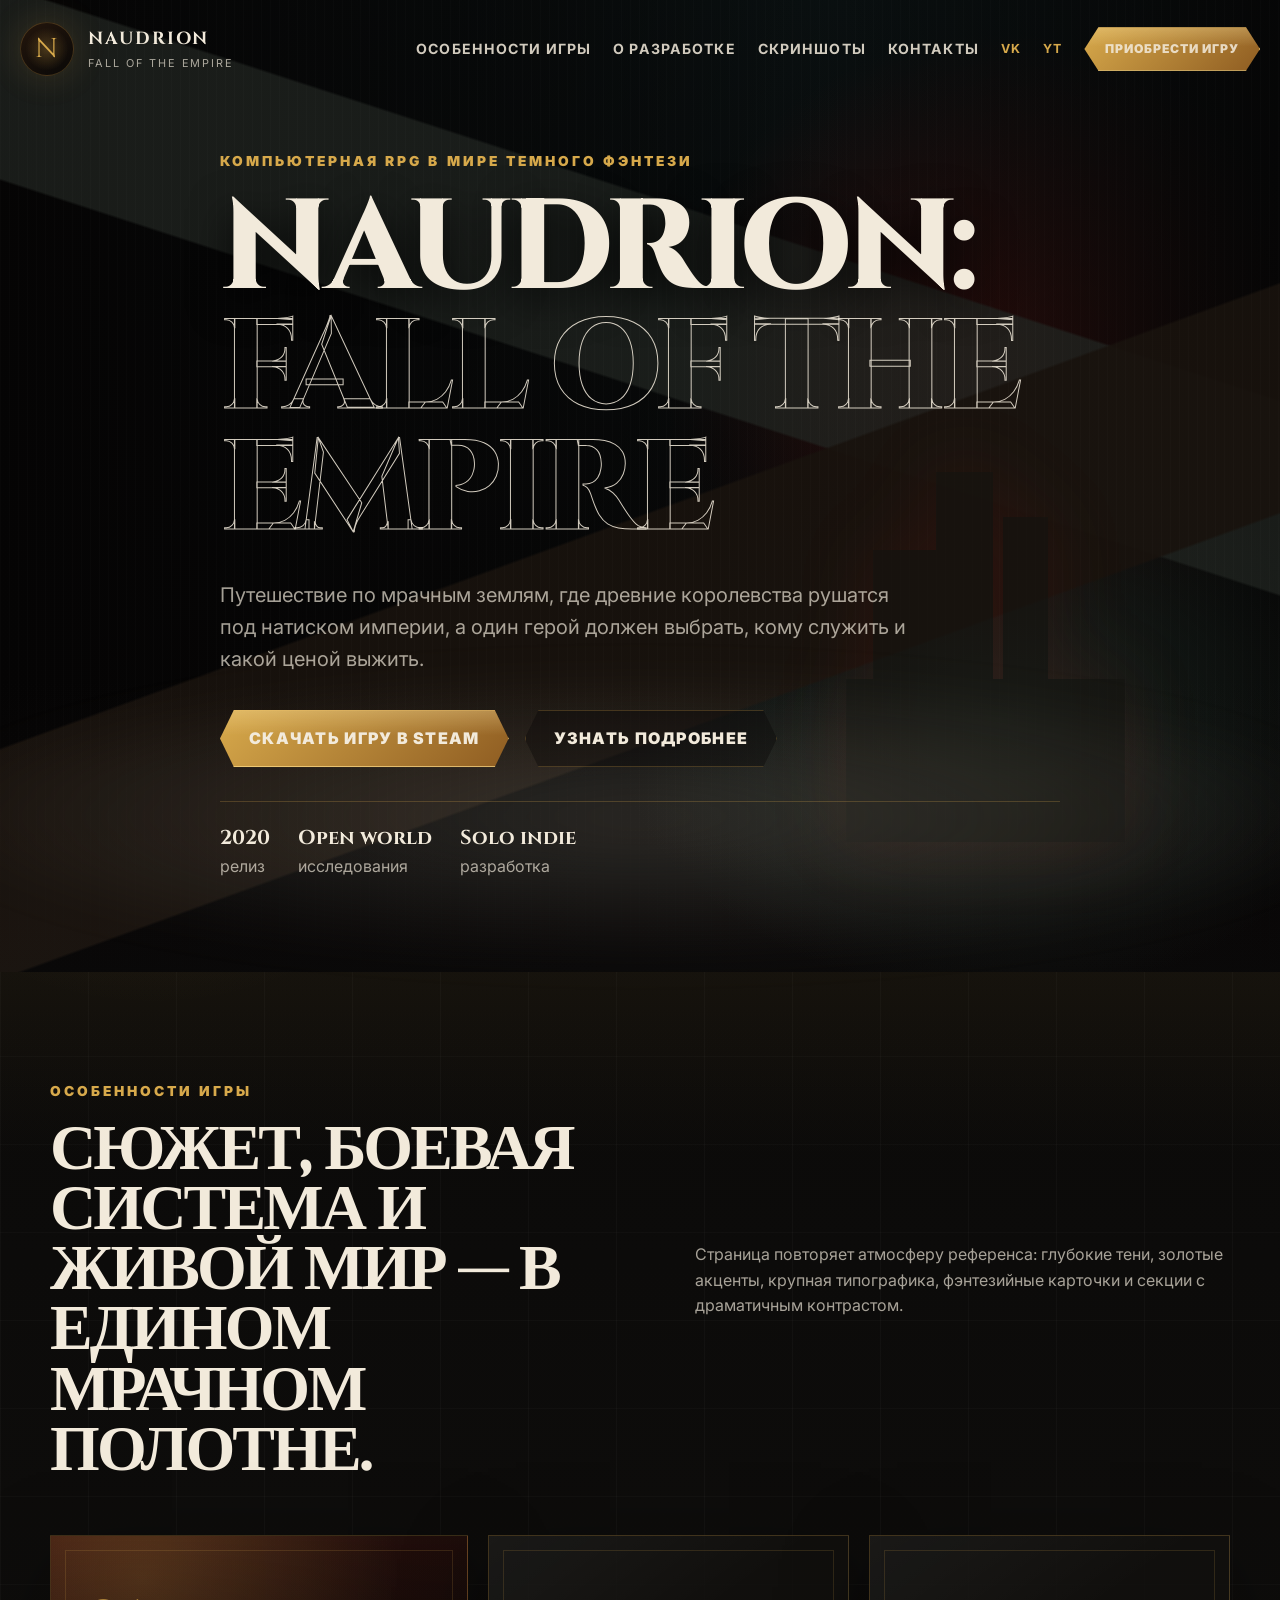
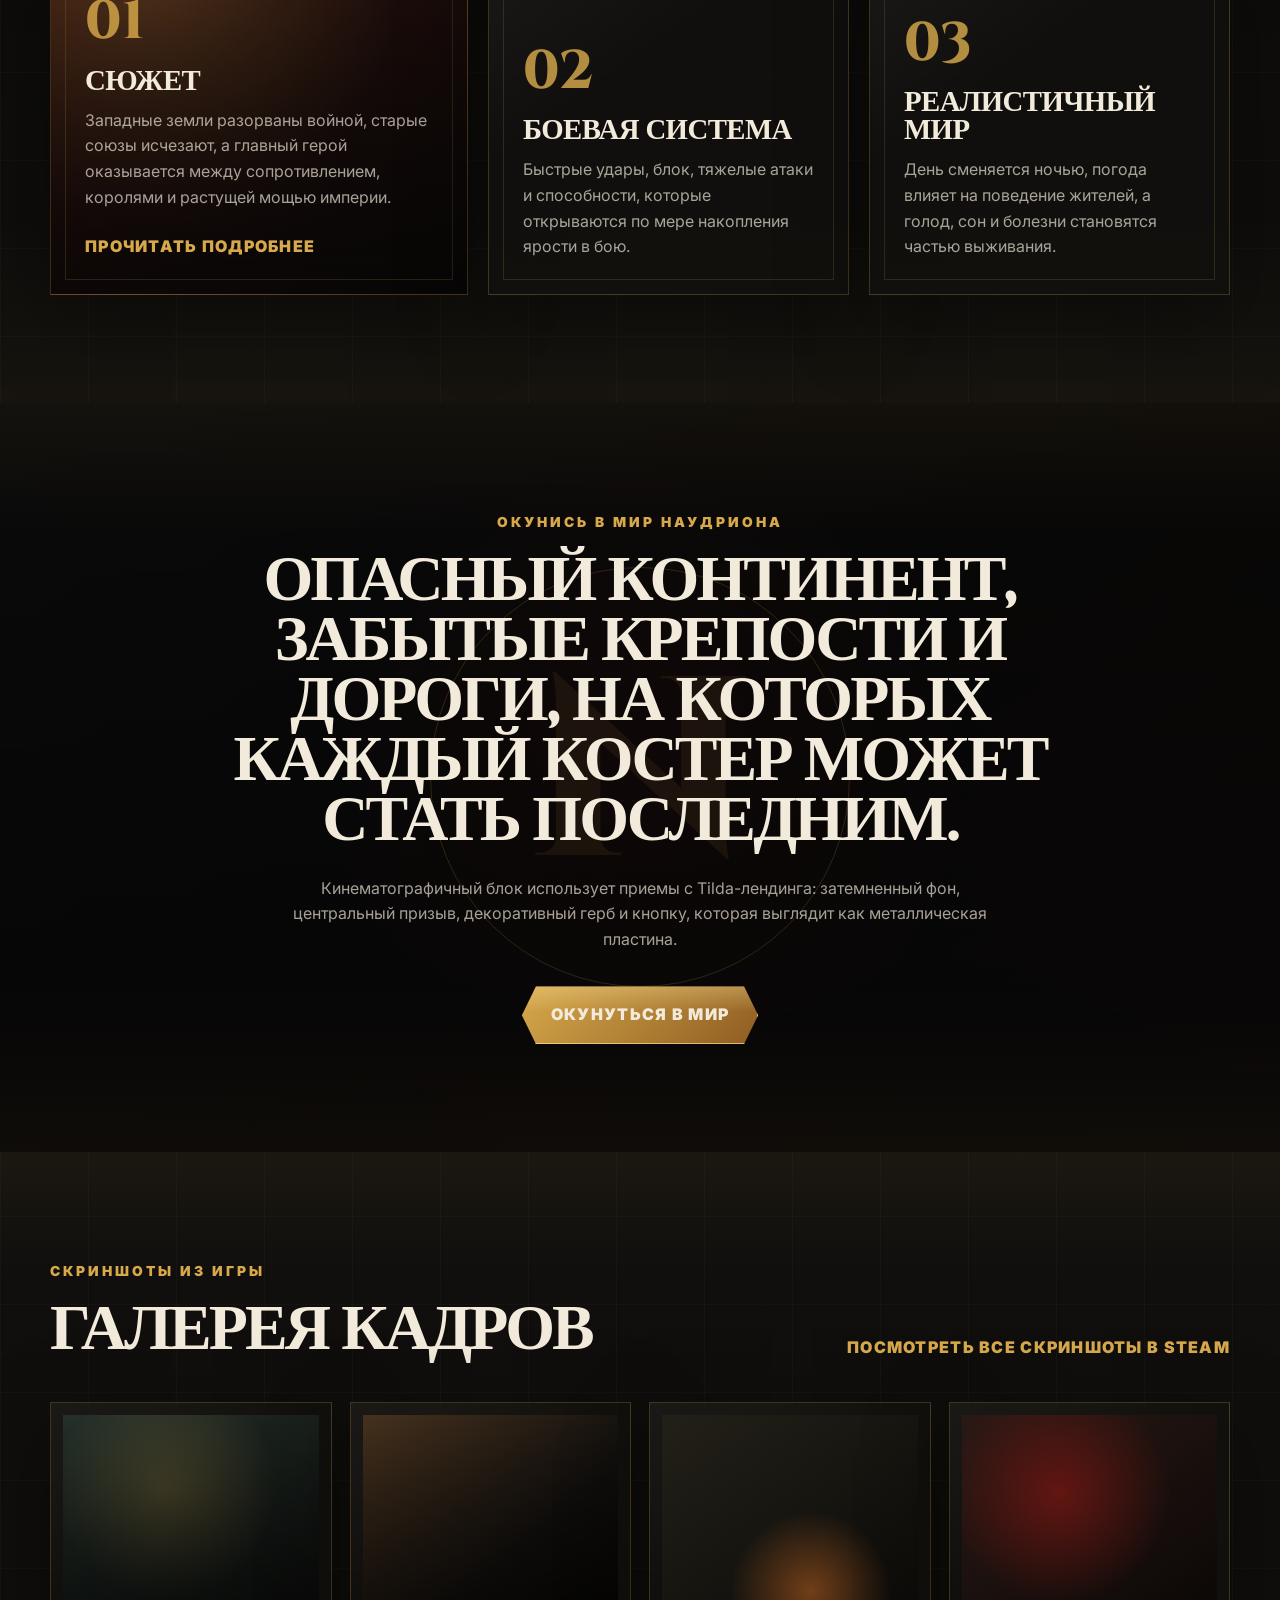
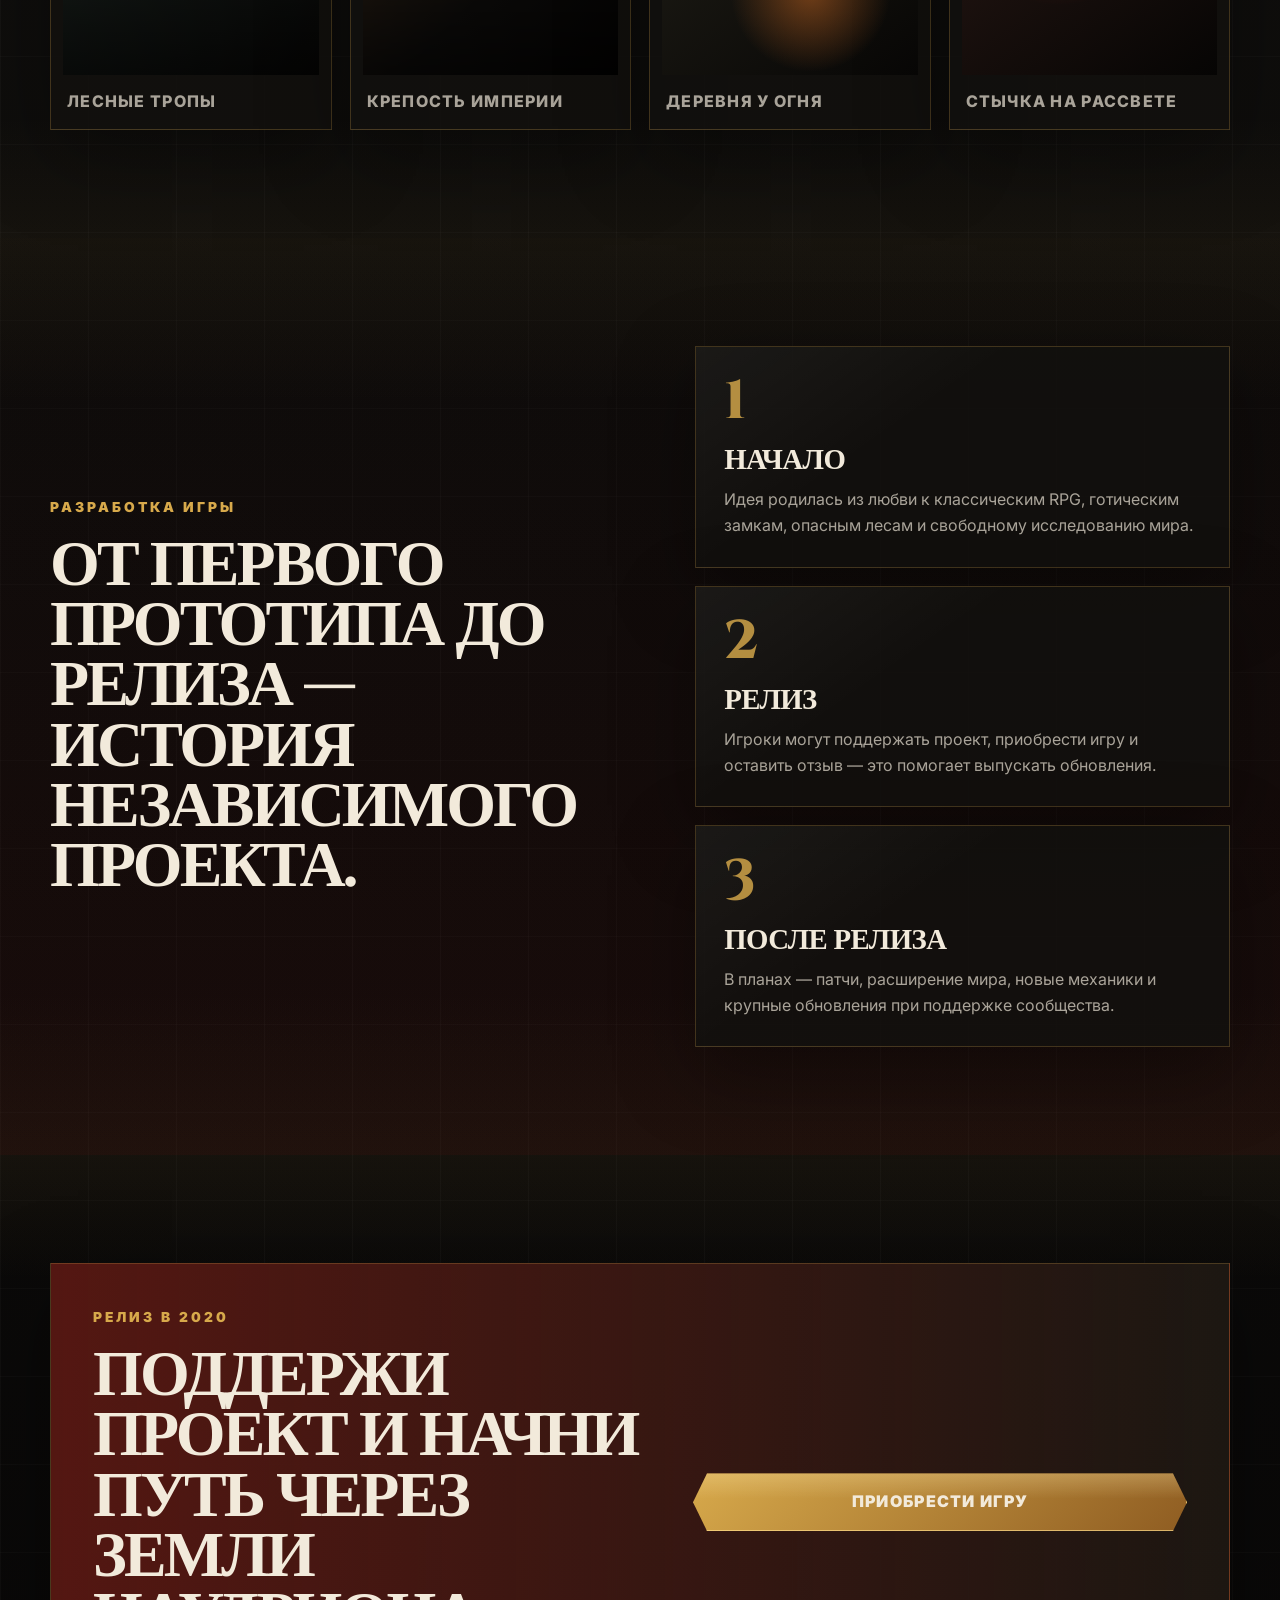
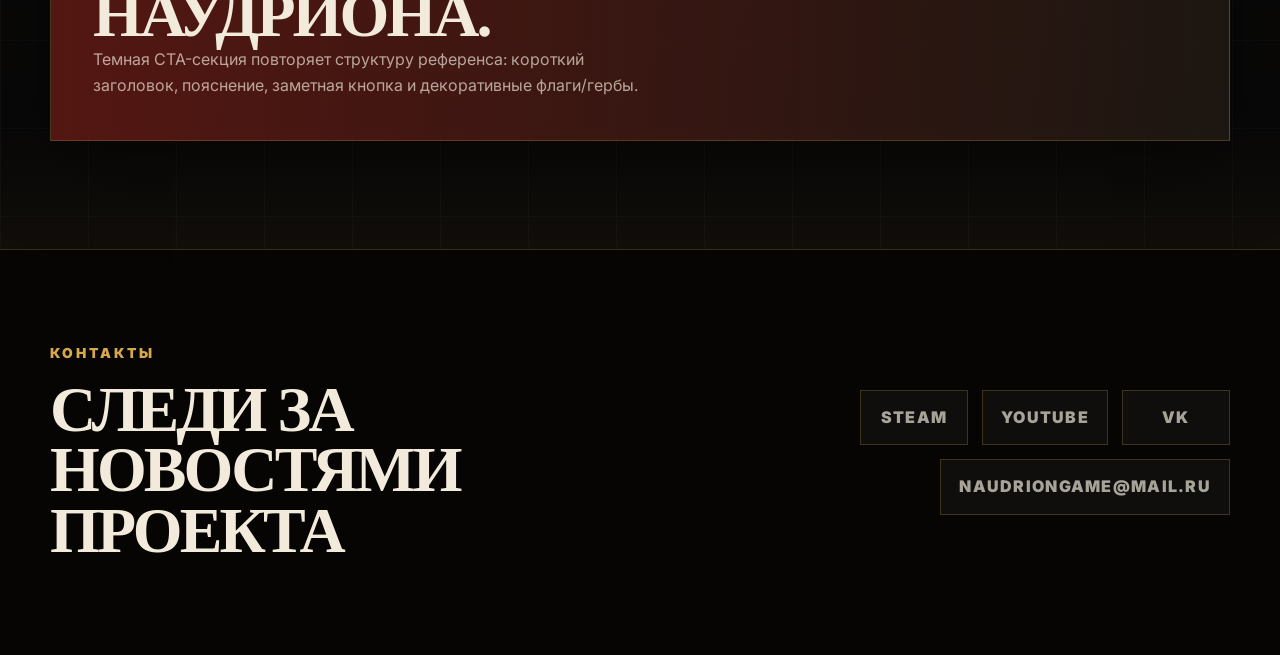
<file: index.html>
<!DOCTYPE html>
<html lang="ru">
<head>
  <meta charset="UTF-8">
  <meta name="viewport" content="width=device-width, initial-scale=1.0">
  <title>Naudrion: Fall of the Empire | Dark Fantasy RPG</title>
  <meta name="description" content="Кинематографичный лендинг в стиле темного фэнтези: герой, боевые механики, мир, скриншоты, разработка и контакты.">
  <link rel="preconnect" href="https://fonts.googleapis.com">
  <link rel="preconnect" href="https://fonts.gstatic.com" crossorigin>
  <link href="https://fonts.googleapis.com/css2?family=Cinzel:wght@500;600;700;800&family=Inter:wght@400;500;600;700;800&display=swap" rel="stylesheet">
  <link rel="stylesheet" href="styles.css">
</head>
<body class="fantasy-landing">
  <div class="fantasy-shell">
    <header class="fantasy-header" data-header>
      <div class="fantasy-header__inner">
        <a class="fantasy-brand" href="#top" aria-label="Naudrion: Fall of the Empire">
          <span class="fantasy-brand__sigil">N</span>
          <span>
            <strong>Naudrion</strong>
            <small>Fall of the Empire</small>
          </span>
        </a>
        <button class="fantasy-menu" type="button" aria-expanded="false" aria-controls="site-nav" data-nav-toggle>Меню</button>
        <nav class="fantasy-nav" id="site-nav" data-nav>
          <a href="#features">Особенности игры</a>
          <a href="#development">О разработке</a>
          <a href="#screenshots">Скриншоты</a>
          <a href="#contacts">Контакты</a>
          <a class="fantasy-nav__icon" href="#contacts" aria-label="VK">VK</a>
          <a class="fantasy-nav__icon" href="#screenshots" aria-label="YouTube">YT</a>
          <a class="fantasy-btn fantasy-btn--small" href="#buy">Приобрести игру</a>
        </nav>
      </div>
    </header>

    <main id="top">
      <section class="fantasy-hero" aria-labelledby="hero-title">
        <div class="fantasy-hero__mist" aria-hidden="true"></div>
        <div class="fantasy-hero__castle" aria-hidden="true"></div>
        <div class="fantasy-container fantasy-hero__content">
          <p class="fantasy-kicker">Компьютерная RPG в мире темного фэнтези</p>
          <h1 id="hero-title">Naudrion:<br><span>Fall of the Empire</span></h1>
          <p class="fantasy-hero__lead">Путешествие по мрачным землям, где древние королевства рушатся под натиском империи, а один герой должен выбрать, кому служить и какой ценой выжить.</p>
          <div class="fantasy-hero__actions">
            <a class="fantasy-btn" href="#buy">Скачать игру в Steam</a>
            <a class="fantasy-btn fantasy-btn--ghost" href="#features">Узнать подробнее</a>
          </div>
          <div class="fantasy-hero__stats" aria-label="Ключевые факты">
            <span><b>2020</b> релиз</span>
            <span><b>Open world</b> исследования</span>
            <span><b>Solo indie</b> разработка</span>
          </div>
        </div>
      </section>

      <section class="fantasy-section fantasy-story" id="features">
        <div class="fantasy-container fantasy-split">
          <div>
            <p class="fantasy-kicker">Особенности игры</p>
            <h2>Сюжет, боевая система и живой мир — в едином мрачном полотне.</h2>
          </div>
          <p class="fantasy-muted">Страница повторяет атмосферу референса: глубокие тени, золотые акценты, крупная типографика, фэнтезийные карточки и секции с драматичным контрастом.</p>
        </div>
        <div class="fantasy-container fantasy-feature-grid">
          <article class="fantasy-feature fantasy-feature--wide">
            <span>01</span>
            <h3>Сюжет</h3>
            <p>Западные земли разорваны войной, старые союзы исчезают, а главный герой оказывается между сопротивлением, королями и растущей мощью империи.</p>
            <a href="#development">Прочитать подробнее</a>
          </article>
          <article class="fantasy-feature">
            <span>02</span>
            <h3>Боевая система</h3>
            <p>Быстрые удары, блок, тяжелые атаки и способности, которые открываются по мере накопления ярости в бою.</p>
          </article>
          <article class="fantasy-feature">
            <span>03</span>
            <h3>Реалистичный мир</h3>
            <p>День сменяется ночью, погода влияет на поведение жителей, а голод, сон и болезни становятся частью выживания.</p>
          </article>
        </div>
      </section>

      <section class="fantasy-section fantasy-world">
        <div class="fantasy-world__emblem" aria-hidden="true">N</div>
        <div class="fantasy-container fantasy-world__content">
          <p class="fantasy-kicker">Окунись в мир Наудриона</p>
          <h2>Опасный континент, забытые крепости и дороги, на которых каждый костер может стать последним.</h2>
          <p>Кинематографичный блок использует приемы с Tilda-лендинга: затемненный фон, центральный призыв, декоративный герб и кнопку, которая выглядит как металлическая пластина.</p>
          <a class="fantasy-btn" href="#buy">Окунуться в мир</a>
        </div>
      </section>

      <section class="fantasy-section" id="screenshots">
        <div class="fantasy-container fantasy-section-head">
          <p class="fantasy-kicker">Скриншоты из игры</p>
          <h2>Галерея кадров</h2>
          <a href="#buy">Посмотреть все скриншоты в Steam</a>
        </div>
        <div class="fantasy-container fantasy-gallery">
          <figure><div class="shot shot--forest"></div><figcaption>Лесные тропы</figcaption></figure>
          <figure><div class="shot shot--fortress"></div><figcaption>Крепость империи</figcaption></figure>
          <figure><div class="shot shot--village"></div><figcaption>Деревня у огня</figcaption></figure>
          <figure><div class="shot shot--battle"></div><figcaption>Стычка на рассвете</figcaption></figure>
        </div>
      </section>

      <section class="fantasy-section fantasy-dev" id="development">
        <div class="fantasy-container fantasy-dev__grid">
          <div>
            <p class="fantasy-kicker">Разработка игры</p>
            <h2>От первого прототипа до релиза — история независимого проекта.</h2>
          </div>
          <div class="fantasy-timeline">
            <article>
              <span>1</span>
              <h3>Начало</h3>
              <p>Идея родилась из любви к классическим RPG, готическим замкам, опасным лесам и свободному исследованию мира.</p>
            </article>
            <article>
              <span>2</span>
              <h3>Релиз</h3>
              <p>Игроки могут поддержать проект, приобрести игру и оставить отзыв — это помогает выпускать обновления.</p>
            </article>
            <article>
              <span>3</span>
              <h3>После релиза</h3>
              <p>В планах — патчи, расширение мира, новые механики и крупные обновления при поддержке сообщества.</p>
            </article>
          </div>
        </div>
      </section>

      <section class="fantasy-section fantasy-buy" id="buy">
        <div class="fantasy-container fantasy-buy__card">
          <div>
            <p class="fantasy-kicker">Релиз в 2020</p>
            <h2>Поддержи проект и начни путь через земли Наудриона.</h2>
            <p>Темная CTA-секция повторяет структуру референса: короткий заголовок, пояснение, заметная кнопка и декоративные флаги/гербы.</p>
          </div>
          <a class="fantasy-btn" href="#contacts">Приобрести игру</a>
        </div>
      </section>
    </main>

    <footer class="fantasy-footer" id="contacts">
      <div class="fantasy-container fantasy-footer__grid">
        <div>
          <p class="fantasy-kicker">Контакты</p>
          <h2>Следи за новостями проекта</h2>
        </div>
        <div class="fantasy-socials" aria-label="Социальные сети">
          <a href="#top">Steam</a>
          <a href="#top">YouTube</a>
          <a href="#top">VK</a>
          <a href="mailto:NaudrionGame@mail.ru">NaudrionGame@mail.ru</a>
        </div>
      </div>
    </footer>
  </div>
  <script src="main.js"></script>
</body>
</html>
</file>
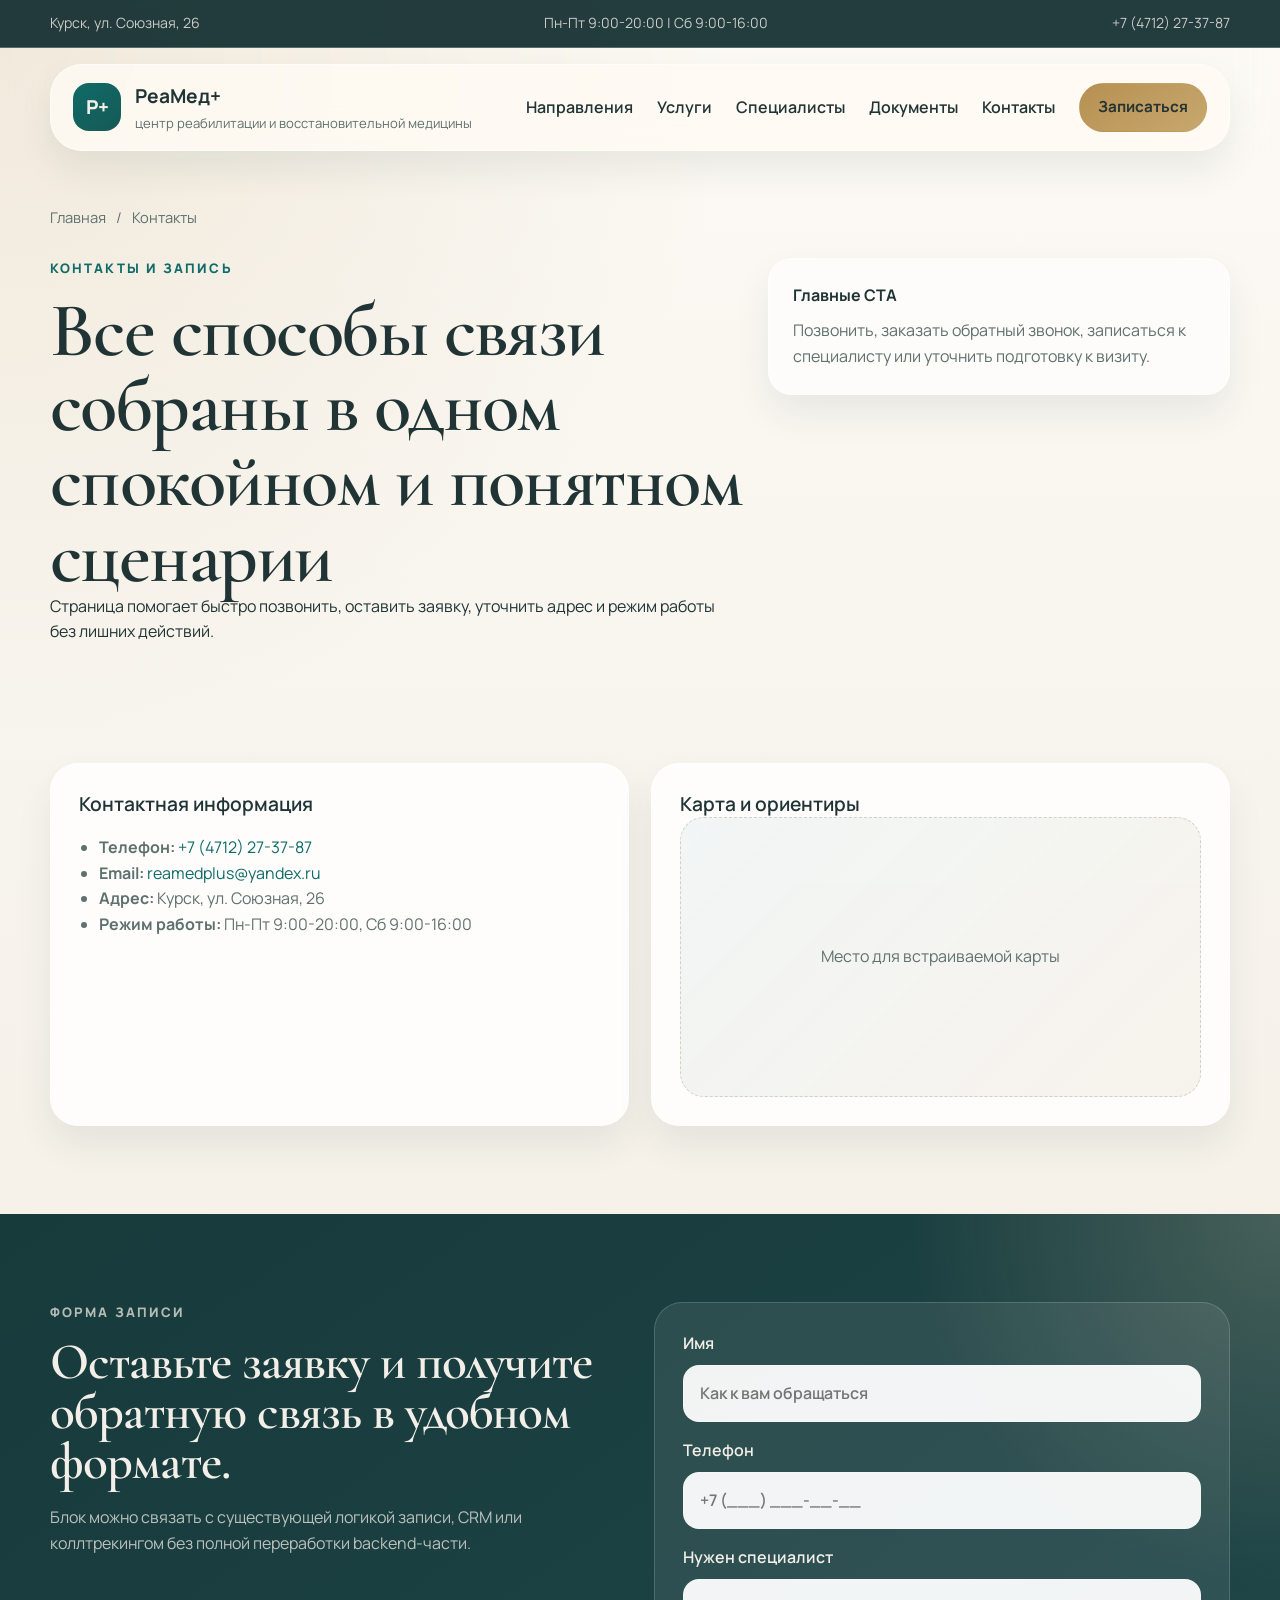
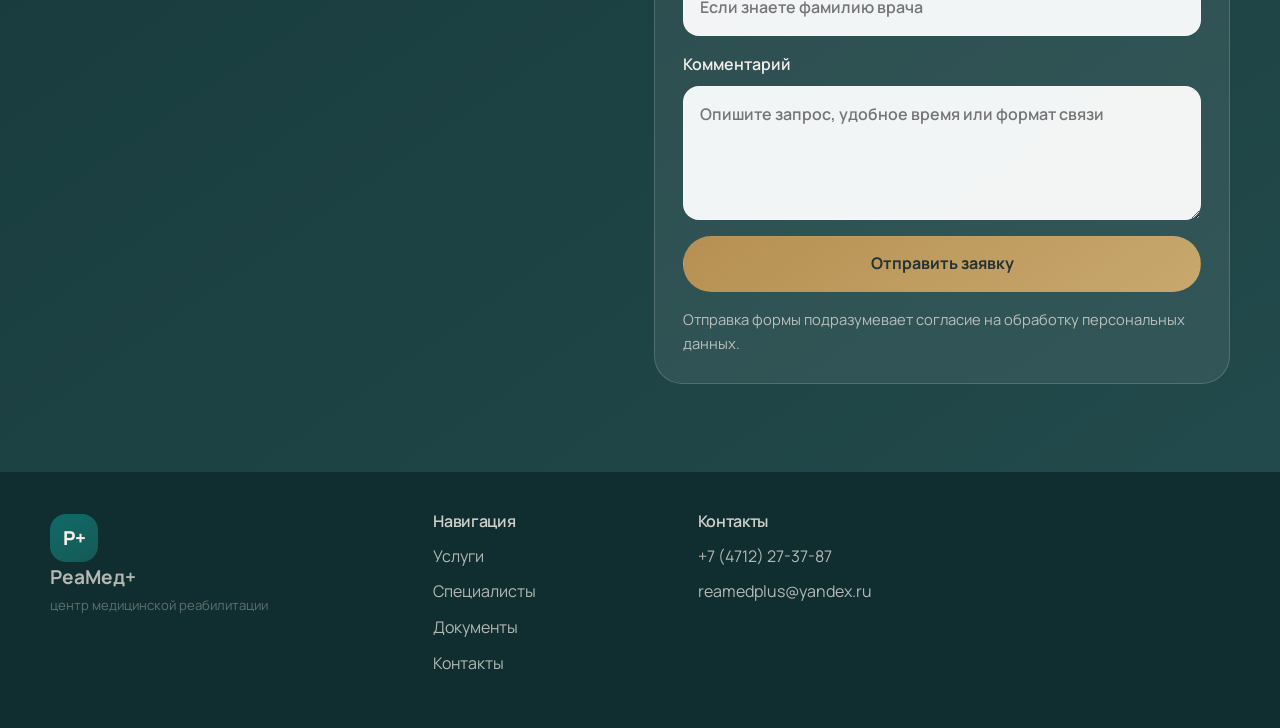
<file: contacts.html>
<!DOCTYPE html>
<html lang="ru">
<head>
  <meta charset="UTF-8">
  <meta name="viewport" content="width=device-width, initial-scale=1.0">
  <title>Контакты и запись | РеаМед+</title>
  <meta name="description" content="Шаблон страницы контактов РеаМед+: адрес, карта, часы работы и форма записи.">
  <link rel="preconnect" href="https://fonts.googleapis.com">
  <link rel="preconnect" href="https://fonts.gstatic.com" crossorigin>
  <link href="https://fonts.googleapis.com/css2?family=Manrope:wght@400;500;600;700;800&family=Cormorant+Garamond:wght@500;600;700&display=swap" rel="stylesheet">
  <link rel="stylesheet" href="styles.css">
</head>
<body>
  <div class="site-shell">
    <header class="site-header" data-header>
      <div class="utility-bar"><div class="container utility-bar__content"><p>Курск, ул. Союзная, 26</p><p>Пн-Пт 9:00-20:00 | Сб 9:00-16:00</p><a href="tel:+74712273787">+7 (4712) 27-37-87</a></div></div>
      <div class="container header-main">
        <a class="brand" href="index.html"><span class="brand__mark">Р+</span><span class="brand__text"><strong>РеаМед+</strong><small>центр реабилитации и восстановительной медицины</small></span></a>
        <button class="nav-toggle" type="button" aria-expanded="false" aria-controls="site-nav" data-nav-toggle>Меню</button>
        <nav class="site-nav" id="site-nav" data-nav>
          <a href="index.html#directions">Направления</a><a href="service.html">Услуги</a><a href="specialists.html">Специалисты</a><a href="documents.html">Документы</a><a href="contacts.html">Контакты</a><a class="button button--primary button--sm" href="#contact-form">Записаться</a>
        </nav>
      </div>
    </header>

    <main>
      <section class="page-hero">
        <div class="container">
          <nav class="breadcrumbs" aria-label="Хлебные крошки"><a href="index.html">Главная</a><span>/</span><span>Контакты</span></nav>
          <div class="page-hero__grid">
            <div><p class="eyebrow">Контакты и запись</p><h1>Все способы связи собраны в одном спокойном и понятном сценарии</h1><p>Страница помогает быстро позвонить, оставить заявку, уточнить адрес и режим работы без лишних действий.</p></div>
            <aside class="page-hero__aside"><strong>Главные CTA</strong><p>Позвонить, заказать обратный звонок, записаться к специалисту или уточнить подготовку к визиту.</p></aside>
          </div>
        </div>
      </section>

      <section class="section">
        <div class="container two-column-layout">
          <article class="content-card"><h2>Контактная информация</h2><ul class="contact-list"><li><strong>Телефон:</strong> <a href="tel:+74712273787">+7 (4712) 27-37-87</a></li><li><strong>Email:</strong> <a href="mailto:reamedplus@yandex.ru">reamedplus@yandex.ru</a></li><li><strong>Адрес:</strong> Курск, ул. Союзная, 26</li><li><strong>Режим работы:</strong> Пн-Пт 9:00-20:00, Сб 9:00-16:00</li></ul></article>
          <article class="content-card content-card--map"><h2>Карта и ориентиры</h2><div class="map-placeholder"><span>Место для встраиваемой карты</span></div></article>
        </div>
      </section>

      <section class="section section--contrast" id="contact-form">
        <div class="container appointment">
          <div class="appointment__intro"><p class="eyebrow eyebrow--light">Форма записи</p><h2>Оставьте заявку и получите обратную связь в удобном формате.</h2><p>Блок можно связать с существующей логикой записи, CRM или коллтрекингом без полной переработки backend-части.</p></div>
          <form class="appointment-form">
            <label>Имя<input type="text" name="name" placeholder="Как к вам обращаться"></label>
            <label>Телефон<input type="tel" name="phone" placeholder="+7 (___) ___-__-__"></label>
            <label>Нужен специалист<input type="text" name="doctor" placeholder="Если знаете фамилию врача"></label>
            <label>Комментарий<textarea name="comment" rows="4" placeholder="Опишите запрос, удобное время или формат связи"></textarea></label>
            <button class="button button--primary" type="submit">Отправить заявку</button>
            <p class="form-note">Отправка формы подразумевает согласие на обработку персональных данных.</p>
          </form>
        </div>
      </section>
    </main>

    <footer class="site-footer">
      <div class="container footer-grid">
        <div><a class="brand brand--footer" href="index.html"><span class="brand__mark">Р+</span><span class="brand__text"><strong>РеаМед+</strong><small>центр медицинской реабилитации</small></span></a></div>
        <div><h3>Навигация</h3><a href="service.html">Услуги</a><a href="specialists.html">Специалисты</a><a href="documents.html">Документы</a><a href="contacts.html">Контакты</a></div>
        <div><h3>Контакты</h3><a href="tel:+74712273787">+7 (4712) 27-37-87</a><a href="mailto:reamedplus@yandex.ru">reamedplus@yandex.ru</a></div>
      </div>
    </footer>
  </div>
  <script src="main.js"></script>
</body>
</html>
</file>
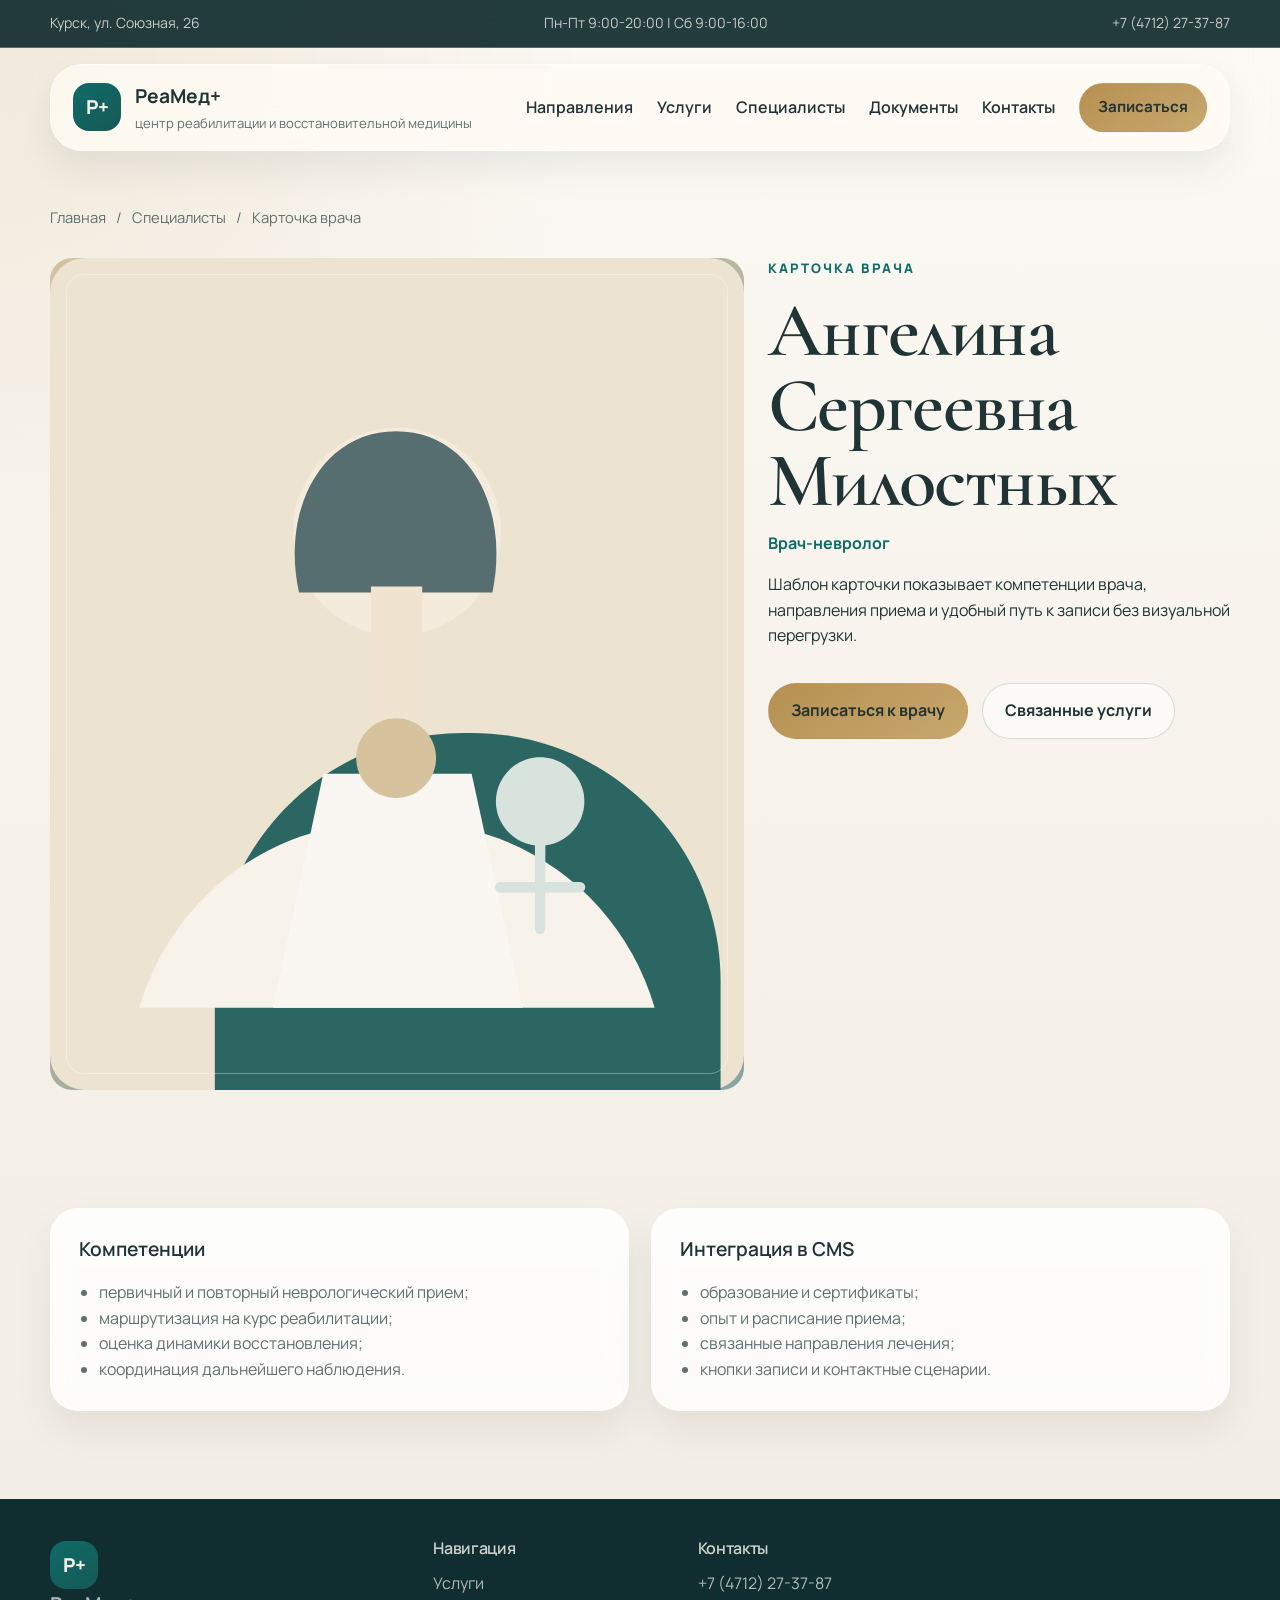
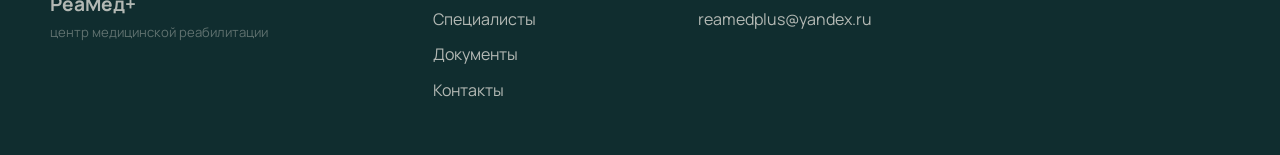
<file: doctor.html>
<!DOCTYPE html>
<html lang="ru">
<head>
  <meta charset="UTF-8">
  <meta name="viewport" content="width=device-width, initial-scale=1.0">
  <title>Карточка врача | РеаМед+</title>
  <meta name="description" content="Шаблон карточки врача РеаМед+: компетенции, направления, запись и доверие.">
  <link rel="preconnect" href="https://fonts.googleapis.com">
  <link rel="preconnect" href="https://fonts.gstatic.com" crossorigin>
  <link href="https://fonts.googleapis.com/css2?family=Manrope:wght@400;500;600;700;800&family=Cormorant+Garamond:wght@500;600;700&display=swap" rel="stylesheet">
  <link rel="stylesheet" href="styles.css">
</head>
<body>
  <div class="site-shell">
    <header class="site-header" data-header>
      <div class="utility-bar"><div class="container utility-bar__content"><p>Курск, ул. Союзная, 26</p><p>Пн-Пт 9:00-20:00 | Сб 9:00-16:00</p><a href="tel:+74712273787">+7 (4712) 27-37-87</a></div></div>
      <div class="container header-main">
        <a class="brand" href="index.html"><span class="brand__mark">Р+</span><span class="brand__text"><strong>РеаМед+</strong><small>центр реабилитации и восстановительной медицины</small></span></a>
        <button class="nav-toggle" type="button" aria-expanded="false" aria-controls="site-nav" data-nav-toggle>Меню</button>
        <nav class="site-nav" id="site-nav" data-nav>
          <a href="index.html#directions">Направления</a><a href="service.html">Услуги</a><a href="specialists.html">Специалисты</a><a href="documents.html">Документы</a><a href="contacts.html">Контакты</a><a class="button button--primary button--sm" href="contacts.html#contact-form">Записаться</a>
        </nav>
      </div>
    </header>

    <main>
      <section class="page-hero">
        <div class="container">
          <nav class="breadcrumbs" aria-label="Хлебные крошки"><a href="index.html">Главная</a><span>/</span><a href="specialists.html">Специалисты</a><span>/</span><span>Карточка врача</span></nav>
          <div class="profile-hero">
            <div class="profile-hero__photo">
              <img src="assets/doctor-1.svg" alt="Тестовое фото врача Ангелины Сергеевны Милостных">
            </div>
            <div>
              <p class="eyebrow">Карточка врача</p>
              <h1>Ангелина Сергеевна Милостных</h1>
              <p class="profile-hero__role">Врач-невролог</p>
              <p>Шаблон карточки показывает компетенции врача, направления приема и удобный путь к записи без визуальной перегрузки.</p>
              <div class="hero__actions"><a class="button button--primary" href="contacts.html#contact-form">Записаться к врачу</a><a class="button button--ghost" href="service.html">Связанные услуги</a></div>
            </div>
          </div>
        </div>
      </section>

      <section class="section">
        <div class="container two-column-layout">
          <article class="content-card"><h2>Компетенции</h2><ul class="bullet-list"><li>первичный и повторный неврологический прием;</li><li>маршрутизация на курс реабилитации;</li><li>оценка динамики восстановления;</li><li>координация дальнейшего наблюдения.</li></ul></article>
          <article class="content-card"><h2>Интеграция в CMS</h2><ul class="bullet-list"><li>образование и сертификаты;</li><li>опыт и расписание приема;</li><li>связанные направления лечения;</li><li>кнопки записи и контактные сценарии.</li></ul></article>
        </div>
      </section>
    </main>

    <footer class="site-footer">
      <div class="container footer-grid">
        <div><a class="brand brand--footer" href="index.html"><span class="brand__mark">Р+</span><span class="brand__text"><strong>РеаМед+</strong><small>центр медицинской реабилитации</small></span></a></div>
        <div><h3>Навигация</h3><a href="service.html">Услуги</a><a href="specialists.html">Специалисты</a><a href="documents.html">Документы</a><a href="contacts.html">Контакты</a></div>
        <div><h3>Контакты</h3><a href="tel:+74712273787">+7 (4712) 27-37-87</a><a href="mailto:reamedplus@yandex.ru">reamedplus@yandex.ru</a></div>
      </div>
    </footer>
  </div>
  <script src="main.js"></script>
</body>
</html>
</file>
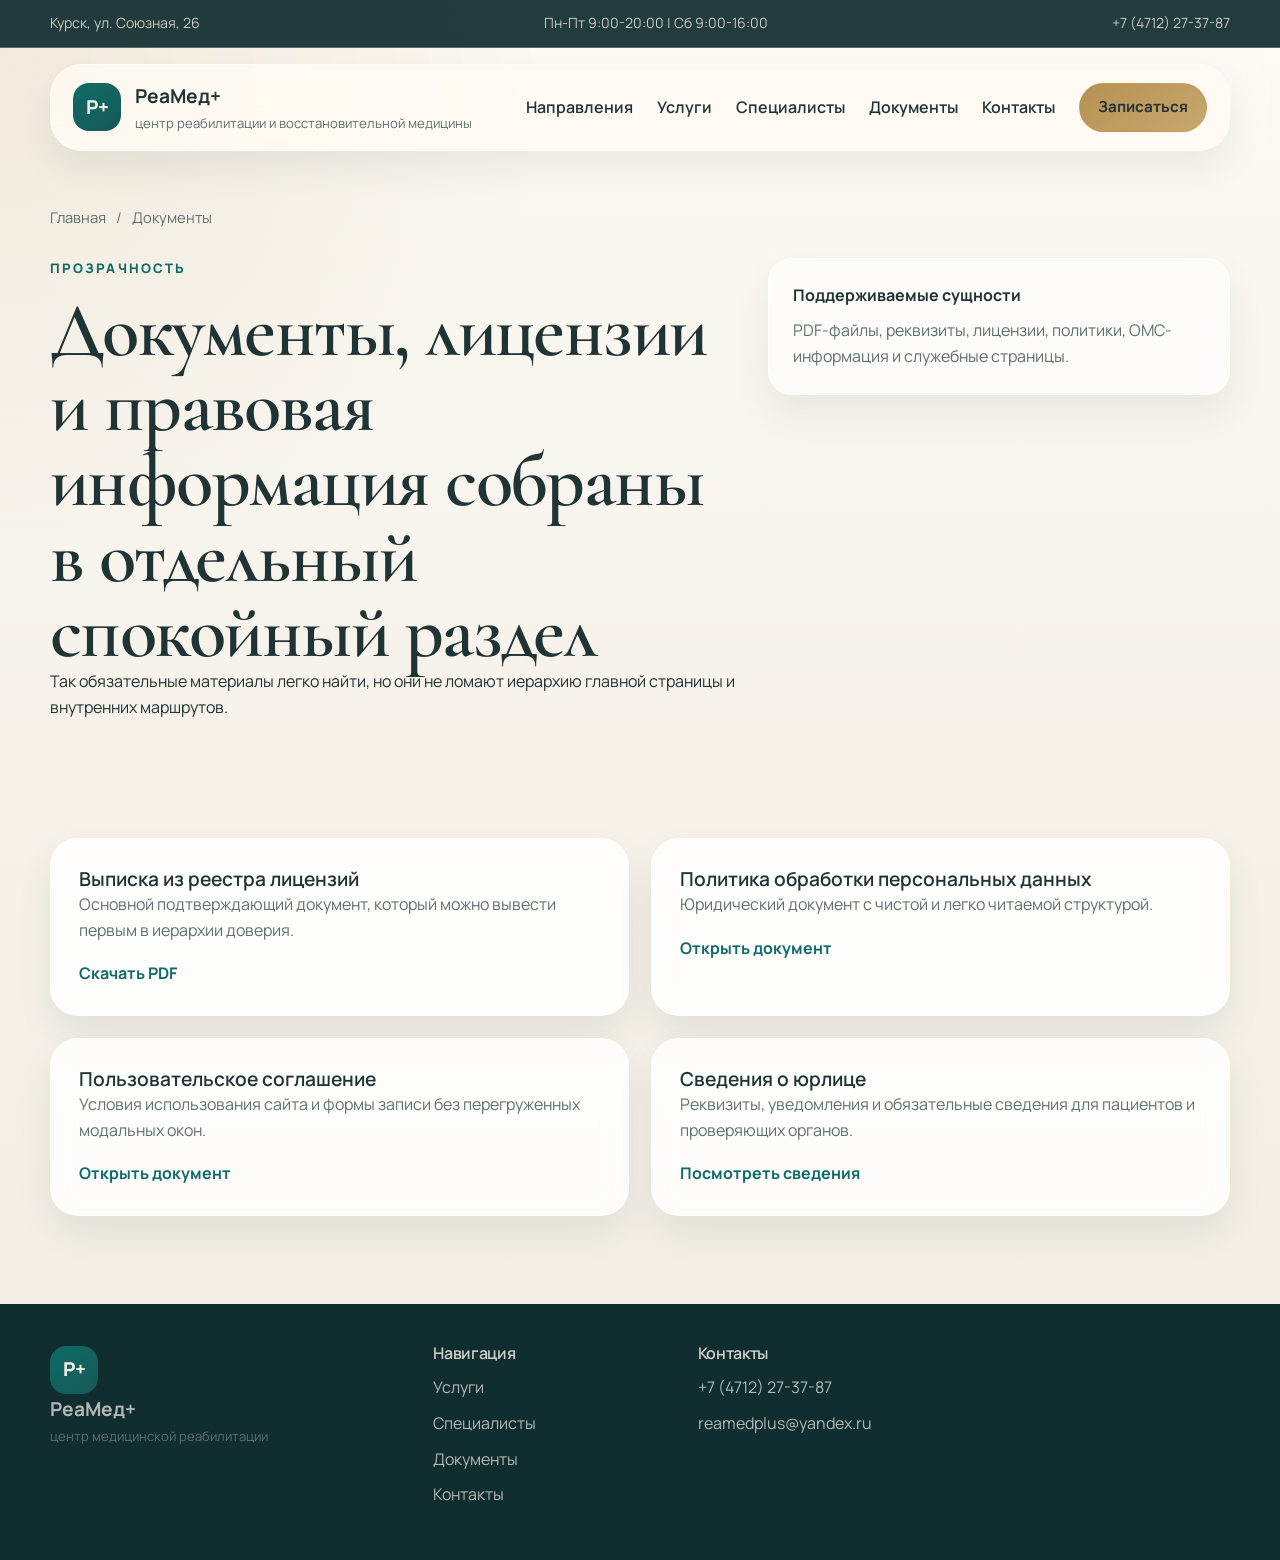
<file: documents.html>
<!DOCTYPE html>
<html lang="ru">
<head>
  <meta charset="UTF-8">
  <meta name="viewport" content="width=device-width, initial-scale=1.0">
  <title>Документы и лицензии | РеаМед+</title>
  <meta name="description" content="Шаблон страницы документов РеаМед+: лицензии, политики и обязательная информация.">
  <link rel="preconnect" href="https://fonts.googleapis.com">
  <link rel="preconnect" href="https://fonts.gstatic.com" crossorigin>
  <link href="https://fonts.googleapis.com/css2?family=Manrope:wght@400;500;600;700;800&family=Cormorant+Garamond:wght@500;600;700&display=swap" rel="stylesheet">
  <link rel="stylesheet" href="styles.css">
</head>
<body>
  <div class="site-shell">
    <header class="site-header" data-header>
      <div class="utility-bar"><div class="container utility-bar__content"><p>Курск, ул. Союзная, 26</p><p>Пн-Пт 9:00-20:00 | Сб 9:00-16:00</p><a href="tel:+74712273787">+7 (4712) 27-37-87</a></div></div>
      <div class="container header-main">
        <a class="brand" href="index.html"><span class="brand__mark">Р+</span><span class="brand__text"><strong>РеаМед+</strong><small>центр реабилитации и восстановительной медицины</small></span></a>
        <button class="nav-toggle" type="button" aria-expanded="false" aria-controls="site-nav" data-nav-toggle>Меню</button>
        <nav class="site-nav" id="site-nav" data-nav>
          <a href="index.html#directions">Направления</a><a href="service.html">Услуги</a><a href="specialists.html">Специалисты</a><a href="documents.html">Документы</a><a href="contacts.html">Контакты</a><a class="button button--primary button--sm" href="contacts.html#contact-form">Записаться</a>
        </nav>
      </div>
    </header>

    <main>
      <section class="page-hero">
        <div class="container">
          <nav class="breadcrumbs" aria-label="Хлебные крошки"><a href="index.html">Главная</a><span>/</span><span>Документы</span></nav>
          <div class="page-hero__grid">
            <div><p class="eyebrow">Прозрачность</p><h1>Документы, лицензии и правовая информация собраны в отдельный спокойный раздел</h1><p>Так обязательные материалы легко найти, но они не ломают иерархию главной страницы и внутренних маршрутов.</p></div>
            <aside class="page-hero__aside"><strong>Поддерживаемые сущности</strong><p>PDF-файлы, реквизиты, лицензии, политики, ОМС-информация и служебные страницы.</p></aside>
          </div>
        </div>
      </section>

      <section class="section">
        <div class="container docs-grid">
          <article class="document-card"><h2>Выписка из реестра лицензий</h2><p>Основной подтверждающий документ, который можно вывести первым в иерархии доверия.</p><a class="text-link" href="#">Скачать PDF</a></article>
          <article class="document-card"><h2>Политика обработки персональных данных</h2><p>Юридический документ с чистой и легко читаемой структурой.</p><a class="text-link" href="#">Открыть документ</a></article>
          <article class="document-card"><h2>Пользовательское соглашение</h2><p>Условия использования сайта и формы записи без перегруженных модальных окон.</p><a class="text-link" href="#">Открыть документ</a></article>
          <article class="document-card"><h2>Сведения о юрлице</h2><p>Реквизиты, уведомления и обязательные сведения для пациентов и проверяющих органов.</p><a class="text-link" href="#">Посмотреть сведения</a></article>
        </div>
      </section>
    </main>

    <footer class="site-footer">
      <div class="container footer-grid">
        <div><a class="brand brand--footer" href="index.html"><span class="brand__mark">Р+</span><span class="brand__text"><strong>РеаМед+</strong><small>центр медицинской реабилитации</small></span></a></div>
        <div><h3>Навигация</h3><a href="service.html">Услуги</a><a href="specialists.html">Специалисты</a><a href="documents.html">Документы</a><a href="contacts.html">Контакты</a></div>
        <div><h3>Контакты</h3><a href="tel:+74712273787">+7 (4712) 27-37-87</a><a href="mailto:reamedplus@yandex.ru">reamedplus@yandex.ru</a></div>
      </div>
    </footer>
  </div>
  <script src="main.js"></script>
</body>
</html>
</file>
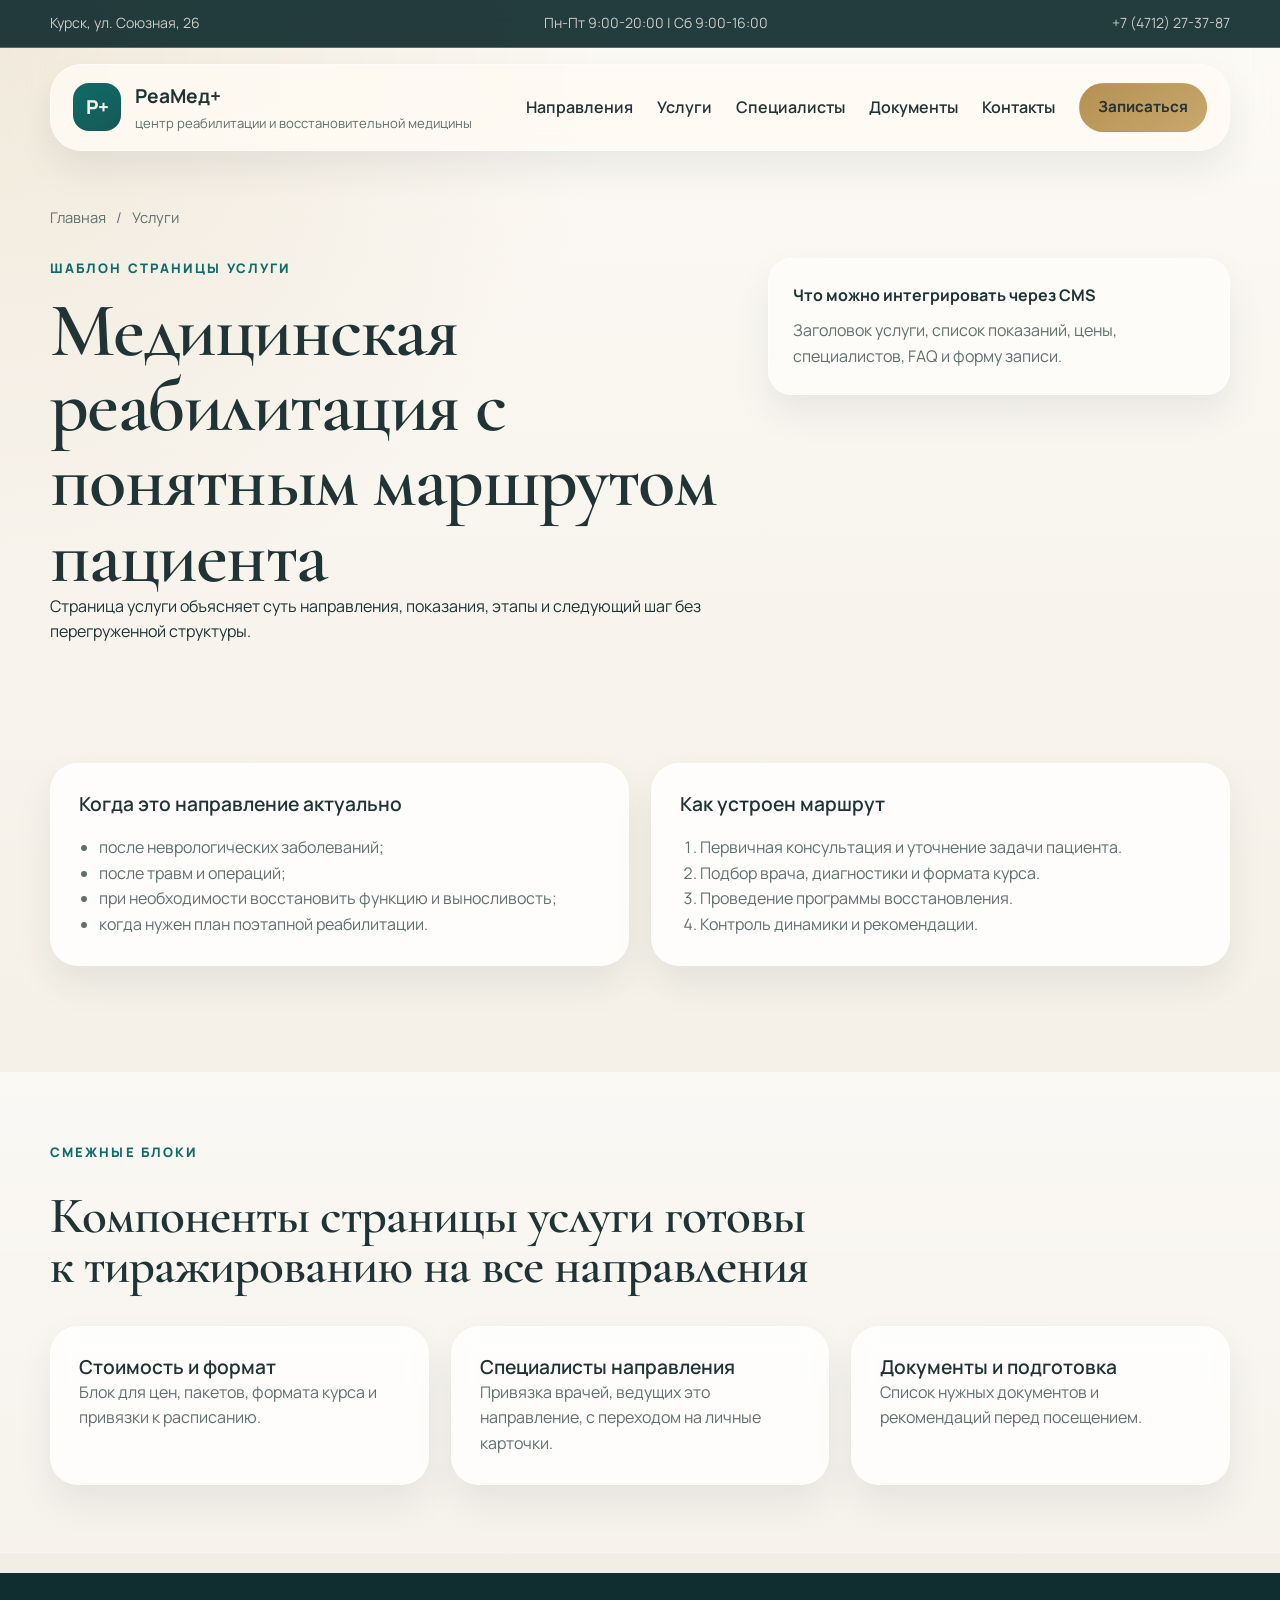
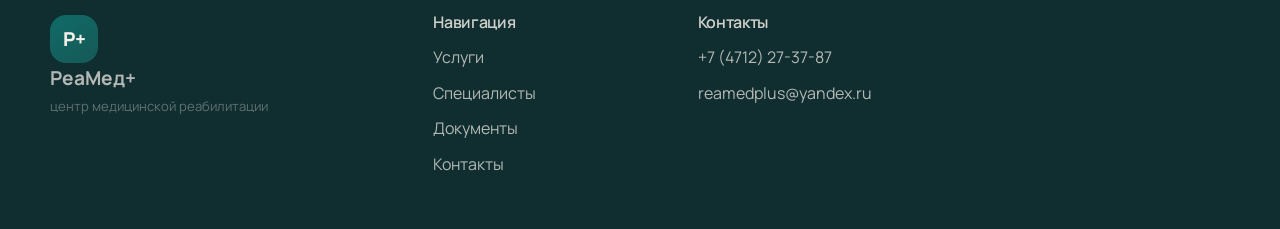
<file: service.html>
<!DOCTYPE html>
<html lang="ru">
<head>
  <meta charset="UTF-8">
  <meta name="viewport" content="width=device-width, initial-scale=1.0">
  <title>Услуги и направления | РеаМед+</title>
  <meta name="description" content="Шаблон страницы услуги для РеаМед+: направление, показания, этапы, документы и запись.">
  <link rel="preconnect" href="https://fonts.googleapis.com">
  <link rel="preconnect" href="https://fonts.gstatic.com" crossorigin>
  <link href="https://fonts.googleapis.com/css2?family=Manrope:wght@400;500;600;700;800&family=Cormorant+Garamond:wght@500;600;700&display=swap" rel="stylesheet">
  <link rel="stylesheet" href="styles.css">
</head>
<body>
  <div class="site-shell">
    <header class="site-header" data-header>
      <div class="utility-bar"><div class="container utility-bar__content"><p>Курск, ул. Союзная, 26</p><p>Пн-Пт 9:00-20:00 | Сб 9:00-16:00</p><a href="tel:+74712273787">+7 (4712) 27-37-87</a></div></div>
      <div class="container header-main">
        <a class="brand" href="index.html"><span class="brand__mark">Р+</span><span class="brand__text"><strong>РеаМед+</strong><small>центр реабилитации и восстановительной медицины</small></span></a>
        <button class="nav-toggle" type="button" aria-expanded="false" aria-controls="site-nav" data-nav-toggle>Меню</button>
        <nav class="site-nav" id="site-nav" data-nav>
          <a href="index.html#directions">Направления</a><a href="service.html">Услуги</a><a href="specialists.html">Специалисты</a><a href="documents.html">Документы</a><a href="contacts.html">Контакты</a><a class="button button--primary button--sm" href="contacts.html#contact-form">Записаться</a>
        </nav>
      </div>
    </header>

    <main>
      <section class="page-hero">
        <div class="container">
          <nav class="breadcrumbs" aria-label="Хлебные крошки"><a href="index.html">Главная</a><span>/</span><span>Услуги</span></nav>
          <div class="page-hero__grid">
            <div><p class="eyebrow">Шаблон страницы услуги</p><h1>Медицинская реабилитация с понятным маршрутом пациента</h1><p>Страница услуги объясняет суть направления, показания, этапы и следующий шаг без перегруженной структуры.</p></div>
            <aside class="page-hero__aside"><strong>Что можно интегрировать через CMS</strong><p>Заголовок услуги, список показаний, цены, специалистов, FAQ и форму записи.</p></aside>
          </div>
        </div>
      </section>

      <section class="section">
        <div class="container two-column-layout">
          <article class="content-card"><h2>Когда это направление актуально</h2><ul class="bullet-list"><li>после неврологических заболеваний;</li><li>после травм и операций;</li><li>при необходимости восстановить функцию и выносливость;</li><li>когда нужен план поэтапной реабилитации.</li></ul></article>
          <article class="content-card"><h2>Как устроен маршрут</h2><ol class="step-list"><li>Первичная консультация и уточнение задачи пациента.</li><li>Подбор врача, диагностики и формата курса.</li><li>Проведение программы восстановления.</li><li>Контроль динамики и рекомендации.</li></ol></article>
        </div>
      </section>

      <section class="section section--soft">
        <div class="container">
          <div class="section-heading"><p class="eyebrow">Смежные блоки</p><h2>Компоненты страницы услуги готовы к тиражированию на все направления</h2></div>
          <div class="card-grid card-grid--three">
            <article class="feature-card"><h3>Стоимость и формат</h3><p>Блок для цен, пакетов, формата курса и привязки к расписанию.</p></article>
            <article class="feature-card"><h3>Специалисты направления</h3><p>Привязка врачей, ведущих это направление, с переходом на личные карточки.</p></article>
            <article class="feature-card"><h3>Документы и подготовка</h3><p>Список нужных документов и рекомендаций перед посещением.</p></article>
          </div>
        </div>
      </section>
    </main>

    <footer class="site-footer">
      <div class="container footer-grid">
        <div><a class="brand brand--footer" href="index.html"><span class="brand__mark">Р+</span><span class="brand__text"><strong>РеаМед+</strong><small>центр медицинской реабилитации</small></span></a></div>
        <div><h3>Навигация</h3><a href="service.html">Услуги</a><a href="specialists.html">Специалисты</a><a href="documents.html">Документы</a><a href="contacts.html">Контакты</a></div>
        <div><h3>Контакты</h3><a href="tel:+74712273787">+7 (4712) 27-37-87</a><a href="mailto:reamedplus@yandex.ru">reamedplus@yandex.ru</a></div>
      </div>
    </footer>
  </div>
  <script src="main.js"></script>
</body>
</html>
</file>
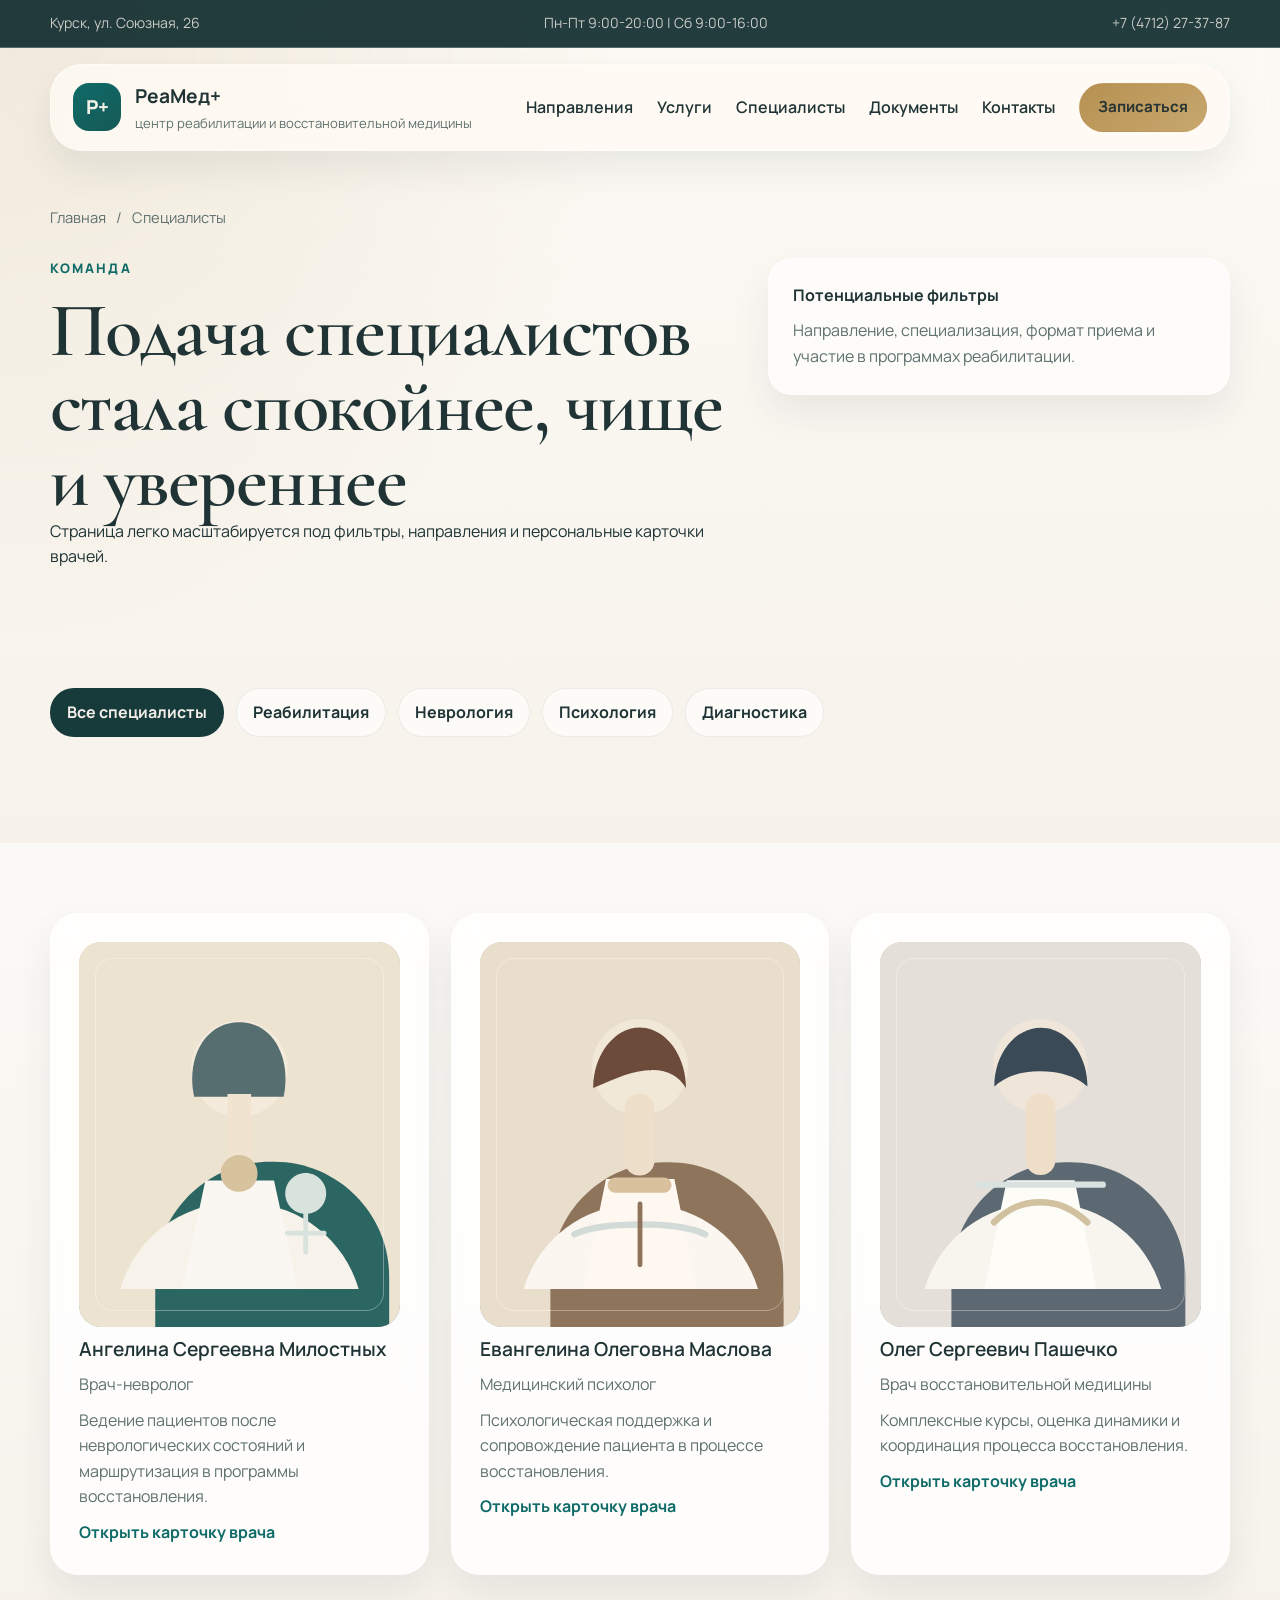
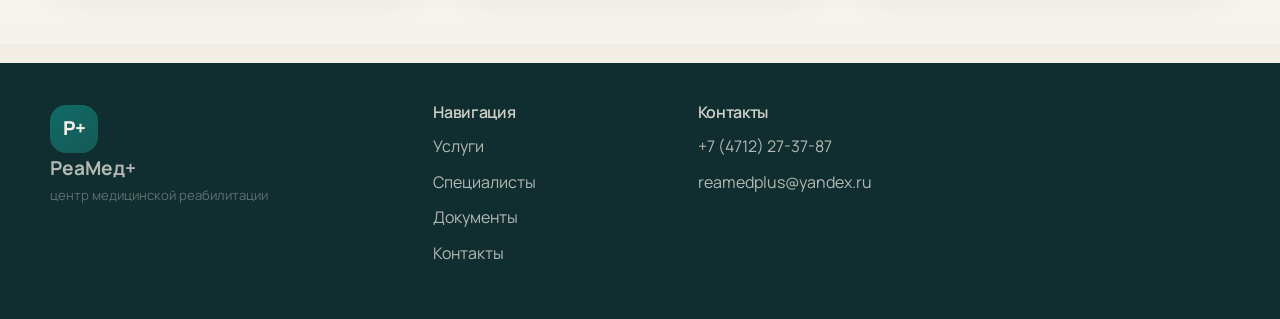
<file: specialists.html>
<!DOCTYPE html>
<html lang="ru">
<head>
  <meta charset="UTF-8">
  <meta name="viewport" content="width=device-width, initial-scale=1.0">
  <title>Специалисты | РеаМед+</title>
  <meta name="description" content="Шаблон списка специалистов РеаМед+: премиальная подача, фильтры направлений и карточки врачей.">
  <link rel="preconnect" href="https://fonts.googleapis.com">
  <link rel="preconnect" href="https://fonts.gstatic.com" crossorigin>
  <link href="https://fonts.googleapis.com/css2?family=Manrope:wght@400;500;600;700;800&family=Cormorant+Garamond:wght@500;600;700&display=swap" rel="stylesheet">
  <link rel="stylesheet" href="styles.css">
</head>
<body>
  <div class="site-shell">
    <header class="site-header" data-header>
      <div class="utility-bar"><div class="container utility-bar__content"><p>Курск, ул. Союзная, 26</p><p>Пн-Пт 9:00-20:00 | Сб 9:00-16:00</p><a href="tel:+74712273787">+7 (4712) 27-37-87</a></div></div>
      <div class="container header-main">
        <a class="brand" href="index.html"><span class="brand__mark">Р+</span><span class="brand__text"><strong>РеаМед+</strong><small>центр реабилитации и восстановительной медицины</small></span></a>
        <button class="nav-toggle" type="button" aria-expanded="false" aria-controls="site-nav" data-nav-toggle>Меню</button>
        <nav class="site-nav" id="site-nav" data-nav>
          <a href="index.html#directions">Направления</a><a href="service.html">Услуги</a><a href="specialists.html">Специалисты</a><a href="documents.html">Документы</a><a href="contacts.html">Контакты</a><a class="button button--primary button--sm" href="contacts.html#contact-form">Записаться</a>
        </nav>
      </div>
    </header>

    <main>
      <section class="page-hero">
        <div class="container">
          <nav class="breadcrumbs" aria-label="Хлебные крошки"><a href="index.html">Главная</a><span>/</span><span>Специалисты</span></nav>
          <div class="page-hero__grid">
            <div><p class="eyebrow">Команда</p><h1>Подача специалистов стала спокойнее, чище и увереннее</h1><p>Страница легко масштабируется под фильтры, направления и персональные карточки врачей.</p></div>
            <aside class="page-hero__aside"><strong>Потенциальные фильтры</strong><p>Направление, специализация, формат приема и участие в программах реабилитации.</p></aside>
          </div>
        </div>
      </section>

      <section class="section"><div class="container chip-row"><span class="chip chip--active">Все специалисты</span><span class="chip">Реабилитация</span><span class="chip">Неврология</span><span class="chip">Психология</span><span class="chip">Диагностика</span></div></section>

      <section class="section section--soft">
        <div class="container card-grid card-grid--three">
          <article class="doctor-card doctor-card--wide">
            <div class="doctor-card__photo">
              <img src="assets/doctor-1.svg" alt="Тестовое фото врача-невролога">
            </div>
            <h2>Ангелина Сергеевна Милостных</h2>
            <p>Врач-невролог</p>
            <span>Ведение пациентов после неврологических состояний и маршрутизация в программы восстановления.</span>
            <a class="text-link" href="doctor.html">Открыть карточку врача</a>
          </article>
          <article class="doctor-card doctor-card--wide">
            <div class="doctor-card__photo">
              <img src="assets/doctor-2.svg" alt="Тестовое фото медицинского психолога">
            </div>
            <h2>Евангелина Олеговна Маслова</h2>
            <p>Медицинский психолог</p>
            <span>Психологическая поддержка и сопровождение пациента в процессе восстановления.</span>
            <a class="text-link" href="doctor.html">Открыть карточку врача</a>
          </article>
          <article class="doctor-card doctor-card--wide">
            <div class="doctor-card__photo">
              <img src="assets/doctor-3.svg" alt="Тестовое фото врача восстановительной медицины">
            </div>
            <h2>Олег Сергеевич Пашечко</h2>
            <p>Врач восстановительной медицины</p>
            <span>Комплексные курсы, оценка динамики и координация процесса восстановления.</span>
            <a class="text-link" href="doctor.html">Открыть карточку врача</a>
          </article>
        </div>
      </section>
    </main>

    <footer class="site-footer">
      <div class="container footer-grid">
        <div><a class="brand brand--footer" href="index.html"><span class="brand__mark">Р+</span><span class="brand__text"><strong>РеаМед+</strong><small>центр медицинской реабилитации</small></span></a></div>
        <div><h3>Навигация</h3><a href="service.html">Услуги</a><a href="specialists.html">Специалисты</a><a href="documents.html">Документы</a><a href="contacts.html">Контакты</a></div>
        <div><h3>Контакты</h3><a href="tel:+74712273787">+7 (4712) 27-37-87</a><a href="mailto:reamedplus@yandex.ru">reamedplus@yandex.ru</a></div>
      </div>
    </footer>
  </div>
  <script src="main.js"></script>
</body>
</html>
</file>
<file: styles.css>
:root {
  --bg: #f6f2ea;
  --surface: rgba(255, 255, 255, 0.82);
  --surface-dark: #173a3b;
  --surface-dark-2: #22494b;
  --text: #203436;
  --text-muted: #5f716f;
  --text-on-dark: #f3efe8;
  --line: rgba(32, 52, 54, 0.12);
  --accent: #0f6b68;
  --accent-2: #b69052;
  --shadow-lg: 0 24px 80px rgba(29, 45, 47, 0.13);
  --shadow-md: 0 18px 36px rgba(29, 45, 47, 0.08);
  --radius-xl: 32px;
  --radius-lg: 24px;
  --radius-md: 18px;
  --container: min(1180px, calc(100vw - 32px));
  --transition: 220ms ease;
}

*,
*::before,
*::after {
  box-sizing: border-box;
}

html {
  scroll-behavior: smooth;
}

body {
  margin: 0;
  background:
    radial-gradient(circle at top left, rgba(182, 144, 82, 0.16), transparent 28%),
    linear-gradient(180deg, #fcfaf5 0%, #f6f2ea 48%, #f2ede3 100%);
  color: var(--text);
  font-family: "Manrope", "Segoe UI", sans-serif;
  line-height: 1.6;
  overflow-x: hidden;
}

a {
  color: inherit;
  text-decoration: none;
}

button,
input,
select,
textarea {
  font: inherit;
}

.container {
  width: var(--container);
  margin: 0 auto;
}

.section {
  padding: 88px 0;
}

.section--soft {
  position: relative;
}

.section--soft::before {
  content: "";
  position: absolute;
  inset: 18px 0;
  background: linear-gradient(180deg, rgba(255, 255, 255, 0.55), rgba(255, 255, 255, 0.24));
  border-top: 1px solid rgba(255, 255, 255, 0.45);
  border-bottom: 1px solid rgba(32, 52, 54, 0.06);
  z-index: -1;
}

.section--contrast {
  background:
    radial-gradient(circle at top right, rgba(217, 199, 166, 0.22), transparent 24%),
    linear-gradient(145deg, var(--surface-dark) 0%, var(--surface-dark-2) 100%);
  color: var(--text-on-dark);
}

.eyebrow {
  margin: 0 0 14px;
  color: var(--accent);
  font-size: 0.82rem;
  font-weight: 800;
  letter-spacing: 0.16em;
  text-transform: uppercase;
}

.eyebrow--light {
  color: rgba(243, 239, 232, 0.72);
}

h1,
h2,
h3 {
  margin: 0;
  font-family: "Cormorant Garamond", Georgia, serif;
  font-weight: 600;
  letter-spacing: -0.02em;
  line-height: 0.98;
}

h1 {
  font-size: clamp(3rem, 6vw, 5.6rem);
}

h2 {
  font-size: clamp(2.2rem, 4vw, 3.5rem);
}

h3 {
  font-size: 1.7rem;
}

p {
  margin: 0;
}

.utility-bar {
  border-bottom: 1px solid rgba(255, 255, 255, 0.24);
  background: rgba(12, 39, 42, 0.9);
  color: rgba(243, 239, 232, 0.8);
  font-size: 0.88rem;
}

.utility-bar__content {
  display: flex;
  justify-content: space-between;
  gap: 18px;
  padding: 12px 0;
  flex-wrap: wrap;
}

.site-header {
  position: sticky;
  top: 0;
  z-index: 30;
  backdrop-filter: blur(18px);
}

.site-header.is-scrolled .header-main {
  margin-top: 0;
  border-radius: 0 0 var(--radius-lg) var(--radius-lg);
}

.header-main {
  display: flex;
  align-items: center;
  justify-content: space-between;
  gap: 24px;
  margin-top: 16px;
  padding: 16px 22px;
  border: 1px solid rgba(255, 255, 255, 0.54);
  border-radius: var(--radius-xl);
  background: rgba(255, 250, 243, 0.82);
  box-shadow: var(--shadow-md);
}

.brand {
  display: inline-flex;
  align-items: center;
  gap: 14px;
}

.brand__mark {
  display: grid;
  place-items: center;
  width: 48px;
  height: 48px;
  border-radius: 16px;
  background: linear-gradient(145deg, var(--accent) 0%, #165956 100%);
  color: #f5f0e7;
  font-weight: 800;
  font-size: 1.2rem;
}

.brand__text {
  display: grid;
  gap: 2px;
}

.brand__text strong {
  font-size: 1.2rem;
}

.brand__text small {
  color: var(--text-muted);
  font-size: 0.82rem;
}

.site-nav {
  display: flex;
  align-items: center;
  gap: 24px;
  font-weight: 600;
}

.site-nav a:not(.button) {
  position: relative;
}

.site-nav a:not(.button)::after {
  content: "";
  position: absolute;
  left: 0;
  bottom: -6px;
  width: 100%;
  height: 1px;
  background: currentColor;
  transform: scaleX(0);
  transform-origin: left;
  transition: transform var(--transition);
}

.site-nav a:not(.button):hover::after {
  transform: scaleX(1);
}

.nav-toggle {
  display: none;
  border: 0;
  border-radius: 999px;
  padding: 12px 16px;
  background: var(--surface-dark);
  color: var(--text-on-dark);
  cursor: pointer;
}

.button {
  display: inline-flex;
  align-items: center;
  justify-content: center;
  border-radius: 999px;
  padding: 14px 22px;
  border: 1px solid transparent;
  font-weight: 700;
  transition: transform var(--transition), background var(--transition), border-color var(--transition);
}

.button:hover {
  transform: translateY(-2px);
}

.button--sm {
  padding: 11px 18px;
  font-size: 0.95rem;
}

.button--primary {
  background: linear-gradient(145deg, var(--accent-2), #c8a86e);
  color: #253332;
}

.button--ghost {
  border-color: rgba(32, 52, 54, 0.16);
  background: rgba(255, 255, 255, 0.54);
}

.section-heading {
  max-width: 760px;
  display: grid;
  gap: 14px;
  margin-bottom: 34px;
}

.section-heading--between {
  max-width: none;
  display: flex;
  align-items: end;
  justify-content: space-between;
  gap: 24px;
}

.section-heading p:last-child {
  color: var(--text-muted);
}

.hero {
  padding-top: 42px;
}

.hero__grid {
  display: grid;
  grid-template-columns: 1.25fr 0.9fr;
  gap: 36px;
  align-items: stretch;
}

.hero__content {
  padding: 56px 0 0;
}

.hero__lead {
  max-width: 690px;
  margin-top: 26px;
  color: var(--text-muted);
  font-size: 1.12rem;
}

.hero__actions {
  display: flex;
  gap: 14px;
  flex-wrap: wrap;
  margin-top: 34px;
}

.hero__metrics {
  display: grid;
  grid-template-columns: repeat(3, minmax(0, 1fr));
  gap: 18px;
  margin: 42px 0 0;
}

.hero__metrics div {
  padding-top: 18px;
  border-top: 1px solid var(--line);
}

.hero__metrics dt {
  font-family: "Cormorant Garamond", Georgia, serif;
  font-size: 2rem;
  font-weight: 700;
}

.hero__metrics dd {
  margin: 6px 0 0;
  color: var(--text-muted);
}

.hero-card,
.quote-panel,
.content-card,
.document-card,
.review-card,
.news-panel,
.feature-card,
.doctor-card,
.journey-card,
.trust-badge {
  border: 1px solid rgba(255, 255, 255, 0.6);
  background: var(--surface);
  box-shadow: var(--shadow-md);
  backdrop-filter: blur(12px);
}

.hero-card {
  position: relative;
  overflow: hidden;
  border-radius: 36px;
  padding: 30px;
  background:
    linear-gradient(180deg, rgba(255, 253, 250, 0.82), rgba(255, 247, 234, 0.9)),
    linear-gradient(120deg, rgba(15, 107, 104, 0.12), transparent 45%);
}

.hero-card::before {
  content: "";
  position: absolute;
  inset: auto -40px -40px auto;
  width: 220px;
  height: 220px;
  border-radius: 50%;
  background: radial-gradient(circle, rgba(15, 107, 104, 0.16), transparent 68%);
}

.hero-card__label {
  color: var(--text-muted);
  font-weight: 700;
  text-transform: uppercase;
  letter-spacing: 0.14em;
  font-size: 0.76rem;
}

.hero-card__list {
  display: grid;
  gap: 18px;
  margin-top: 22px;
}

.hero-card__visual {
  margin-top: 20px;
  border-radius: 26px;
  overflow: hidden;
  border: 1px solid rgba(32, 52, 54, 0.08);
  background: rgba(255, 255, 255, 0.8);
}

.hero-card__visual img {
  display: block;
  width: 100%;
  height: auto;
}

.hero-card__list article {
  display: grid;
  grid-template-columns: 56px 1fr;
  gap: 16px;
  padding: 18px;
  border-radius: 22px;
  background: rgba(255, 255, 255, 0.72);
}

.hero-card__list span {
  display: grid;
  place-items: center;
  width: 56px;
  height: 56px;
  border-radius: 18px;
  background: rgba(15, 107, 104, 0.11);
  color: var(--accent);
  font-weight: 800;
}

.hero-card h2,
.trust-badge__title,
.journey-card h3,
.doctor-card h3,
.feature-card h3,
.content-card h2,
.news-panel h3,
.document-card h2,
.doctor-card--wide h2 {
  font-family: "Manrope", "Segoe UI", sans-serif;
  font-size: 1.2rem;
  line-height: 1.3;
  letter-spacing: normal;
}

.trust-strip {
  padding-top: 28px;
}

.trust-strip__grid {
  display: grid;
  grid-template-columns: repeat(4, minmax(0, 1fr));
  gap: 16px;
}

.trust-badge,
.feature-card,
.doctor-card,
.journey-card,
.review-card,
.document-card,
.content-card,
.news-panel {
  border-radius: 28px;
  padding: 28px;
}

.trust-badge p:last-child,
.feature-card p,
.doctor-card p,
.doctor-card span,
.journey-card p,
.review-card p,
.document-card p,
.content-card p,
.news-panel span {
  color: var(--text-muted);
}

.card-grid {
  display: grid;
  gap: 22px;
}

.card-grid > * {
  height: 100%;
}

.card-grid--three {
  grid-template-columns: repeat(3, minmax(0, 1fr));
}

.feature-card--highlight {
  background: linear-gradient(155deg, rgba(15, 107, 104, 0.88), rgba(20, 80, 76, 0.9));
  color: var(--text-on-dark);
}

.feature-card--highlight p,
.feature-card--highlight a {
  color: rgba(243, 239, 232, 0.84);
}

.feature-card__kicker {
  font-weight: 800;
  color: var(--accent-2);
  margin-bottom: 12px;
}

.text-link {
  margin-top: 18px;
  display: inline-flex;
  color: var(--accent);
  font-weight: 700;
}

.split-block {
  display: grid;
  grid-template-columns: 1.12fr 0.88fr;
  gap: 24px;
}

.split-block__content {
  display: grid;
  gap: 22px;
}

.benefit-list {
  display: grid;
  gap: 18px;
}

.benefit-list article {
  padding: 22px 24px;
  border-radius: 24px;
  background: rgba(255, 255, 255, 0.42);
  border: 1px solid rgba(32, 52, 54, 0.08);
}

.benefit-list p {
  margin-top: 8px;
  color: var(--text-muted);
}

.quote-panel {
  background:
    radial-gradient(circle at top right, rgba(182, 144, 82, 0.18), transparent 32%),
    linear-gradient(145deg, #fbf7ef, #f7efdf);
}

.quote-panel__lead {
  color: var(--accent);
  font-weight: 800;
  text-transform: uppercase;
  letter-spacing: 0.14em;
  font-size: 0.8rem;
}

.quote-panel blockquote {
  margin: 18px 0 0;
  font-family: "Cormorant Garamond", Georgia, serif;
  font-size: clamp(2rem, 3.8vw, 3rem);
  line-height: 1.06;
}

.quote-panel__facts {
  display: grid;
  gap: 16px;
  margin-top: 28px;
}

.quote-panel__facts div {
  padding-top: 18px;
  border-top: 1px solid rgba(32, 52, 54, 0.1);
}

.quote-panel__facts span {
  display: block;
  color: var(--text-muted);
  margin-top: 6px;
}

.doctor-card {
  display: grid;
  gap: 10px;
  align-content: start;
}

.doctor-card__photo,
.profile-hero__photo {
  position: relative;
  overflow: hidden;
  min-height: 260px;
  border-radius: 22px;
  background: linear-gradient(145deg, #d4c1a1, #8ba4a2);
}

.doctor-card__photo::after,
.profile-hero__photo::after {
  content: "";
  position: absolute;
  inset: 16px;
  border: 1px solid rgba(255, 255, 255, 0.34);
  border-radius: 18px;
}

.doctor-card__photo img,
.profile-hero__photo img {
  display: block;
  width: 100%;
  height: 100%;
  object-fit: cover;
}

.doctor-card .text-link {
  margin-top: auto;
}

.journey-grid {
  display: grid;
  grid-template-columns: repeat(2, minmax(0, 1fr));
  gap: 20px;
}

.proof-layout {
  display: grid;
  grid-template-columns: 1.08fr 0.92fr;
  gap: 22px;
}

.review-stack {
  display: grid;
  gap: 18px;
}

.news-panel {
  display: grid;
  gap: 18px;
  border-radius: 32px;
}

.news-panel article {
  display: grid;
  gap: 8px;
  padding-top: 18px;
  border-top: 1px solid rgba(32, 52, 54, 0.08);
}

.news-panel article:first-of-type {
  padding-top: 0;
  border-top: 0;
}

.news-panel a {
  font-weight: 700;
}

.docs-callout {
  display: grid;
  grid-template-columns: 1.1fr 0.9fr;
  gap: 22px;
  align-items: center;
  padding: 32px;
  border-radius: 32px;
  background:
    linear-gradient(145deg, rgba(15, 107, 104, 0.06), rgba(182, 144, 82, 0.12)),
    rgba(255, 255, 255, 0.52);
  border: 1px solid rgba(255, 255, 255, 0.6);
  box-shadow: var(--shadow-md);
}

.docs-callout__links {
  display: grid;
  gap: 12px;
}

.docs-callout__links a {
  padding: 16px 18px;
  border-radius: 18px;
  background: rgba(255, 255, 255, 0.68);
  border: 1px solid rgba(32, 52, 54, 0.08);
  font-weight: 700;
}

.appointment {
  display: grid;
  grid-template-columns: 1fr 1fr;
  gap: 28px;
  align-items: start;
}

.appointment__intro p:last-child {
  margin-top: 18px;
  color: rgba(243, 239, 232, 0.74);
}

.appointment-form {
  display: grid;
  gap: 16px;
  padding: 28px;
  border-radius: 28px;
  background: rgba(255, 255, 255, 0.08);
  border: 1px solid rgba(255, 255, 255, 0.16);
}

.appointment-form label {
  display: grid;
  gap: 8px;
  font-weight: 600;
}

.appointment-form input,
.appointment-form select,
.appointment-form textarea {
  width: 100%;
  padding: 15px 16px;
  border-radius: 16px;
  border: 1px solid rgba(255, 255, 255, 0.16);
  background: rgba(255, 255, 255, 0.94);
  color: var(--text);
}

.form-note {
  color: rgba(243, 239, 232, 0.7);
  font-size: 0.92rem;
}

.faq-list {
  display: grid;
  gap: 14px;
}

.faq-item {
  overflow: hidden;
  border-radius: 24px;
  border: 1px solid rgba(32, 52, 54, 0.08);
  background: rgba(255, 255, 255, 0.62);
}

.faq-item__trigger {
  width: 100%;
  padding: 22px 24px;
  border: 0;
  background: transparent;
  text-align: left;
  color: var(--text);
  font-weight: 700;
  cursor: pointer;
}

.faq-item__content {
  max-height: 0;
  overflow: hidden;
  transition: max-height 280ms ease, padding 280ms ease;
  padding: 0 24px;
}

.faq-item.is-open .faq-item__content {
  max-height: 180px;
  padding-bottom: 22px;
}

.site-footer {
  padding: 42px 0;
  background: #102d2f;
  color: rgba(243, 239, 232, 0.84);
}

.footer-grid {
  display: grid;
  grid-template-columns: 1.2fr 0.8fr 0.8fr 0.9fr;
  gap: 26px;
}

.site-footer h3 {
  font-family: "Manrope", "Segoe UI", sans-serif;
  font-size: 1rem;
  margin-bottom: 14px;
}

.site-footer a,
.site-footer p {
  display: block;
  color: rgba(243, 239, 232, 0.72);
  margin-bottom: 10px;
}

.footer-copy {
  max-width: 320px;
  margin-top: 18px;
}

.page-hero {
  padding: 54px 0 30px;
}

.breadcrumbs {
  display: inline-flex;
  align-items: center;
  gap: 10px;
  margin-bottom: 28px;
  color: var(--text-muted);
  font-size: 0.92rem;
}

.page-hero__grid,
.profile-hero {
  display: grid;
  grid-template-columns: 1.2fr 0.8fr;
  gap: 24px;
  align-items: start;
}

.page-hero__aside,
.chip,
.map-placeholder {
  border-radius: 24px;
}

.page-hero__aside {
  padding: 24px;
  background: rgba(255, 255, 255, 0.6);
  border: 1px solid rgba(255, 255, 255, 0.55);
  box-shadow: var(--shadow-md);
}

.page-hero__aside p {
  color: var(--text-muted);
  margin-top: 10px;
}

.chip-row {
  display: flex;
  gap: 12px;
  flex-wrap: wrap;
}

.chip {
  display: inline-flex;
  align-items: center;
  padding: 11px 16px;
  background: rgba(255, 255, 255, 0.62);
  border: 1px solid rgba(32, 52, 54, 0.08);
  font-weight: 700;
}

.chip--active {
  background: var(--surface-dark);
  color: var(--text-on-dark);
}

.profile-hero__photo {
  min-height: 360px;
}

.profile-hero__role {
  margin: 12px 0 16px;
  color: var(--accent);
  font-weight: 700;
}

.two-column-layout {
  display: grid;
  grid-template-columns: repeat(2, minmax(0, 1fr));
  gap: 22px;
}

.bullet-list,
.step-list,
.contact-list {
  margin: 18px 0 0;
  padding-left: 20px;
  color: var(--text-muted);
}

.contact-list a {
  color: var(--accent);
}

.docs-grid {
  display: grid;
  grid-template-columns: repeat(2, minmax(0, 1fr));
  gap: 22px;
}

.map-placeholder {
  min-height: 280px;
  display: grid;
  place-items: center;
  border: 1px dashed rgba(32, 52, 54, 0.18);
  background:
    linear-gradient(135deg, rgba(15, 107, 104, 0.06), rgba(182, 144, 82, 0.1)),
    rgba(255, 255, 255, 0.52);
  color: var(--text-muted);
}

@media (max-width: 1080px) {
  .hero__grid,
  .split-block,
  .proof-layout,
  .docs-callout,
  .appointment,
  .page-hero__grid,
  .profile-hero,
  .two-column-layout,
  .footer-grid,
  .trust-strip__grid {
    grid-template-columns: 1fr;
  }

  .card-grid--three,
  .docs-grid {
    grid-template-columns: repeat(2, minmax(0, 1fr));
  }

  .journey-grid {
    grid-template-columns: 1fr;
  }

  .hero-card {
    max-width: 720px;
  }
}

@media (max-width: 780px) {
  .section {
    padding: 64px 0;
  }

  .utility-bar__content {
    justify-content: center;
    text-align: center;
  }

  .header-main {
    position: relative;
    margin-top: 10px;
    padding: 16px;
  }

  .nav-toggle {
    display: inline-flex;
  }

  .site-nav {
    position: absolute;
    top: calc(100% + 10px);
    left: 0;
    right: 0;
    display: none;
    flex-direction: column;
    align-items: stretch;
    padding: 18px;
    border-radius: 24px;
    background: rgba(255, 250, 243, 0.98);
    border: 1px solid rgba(255, 255, 255, 0.54);
    box-shadow: var(--shadow-md);
  }

  .site-nav.is-open {
    display: flex;
  }

  .hero__metrics,
  .card-grid--three,
  .docs-grid {
    grid-template-columns: 1fr;
  }

  .hero-card__visual {
    border-radius: 22px;
  }

  .section-heading--between {
    align-items: start;
    flex-direction: column;
  }
}

@media (max-width: 560px) {
  :root {
    --container: min(100vw - 20px, 100%);
  }

  h1 {
    font-size: clamp(2.4rem, 12vw, 4rem);
  }

  h2 {
    font-size: clamp(2rem, 8vw, 3rem);
  }

  .brand__text small {
    display: none;
  }

  .hero__content {
    padding-top: 22px;
  }

  .hero-card,
  .feature-card,
  .doctor-card,
  .journey-card,
  .review-card,
  .document-card,
  .content-card,
  .appointment-form,
  .news-panel,
  .trust-badge {
    padding: 22px;
  }

  .hero-card__list article {
    grid-template-columns: 1fr;
  }

  .doctor-card__photo,
  .profile-hero__photo {
    min-height: 220px;
  }
}

/* Naudrion-inspired dark fantasy landing */
.fantasy-landing {
  --fantasy-bg: #090807;
  --fantasy-panel: rgba(18, 16, 14, 0.82);
  --fantasy-panel-strong: rgba(29, 24, 19, 0.94);
  --fantasy-text: #f2eadb;
  --fantasy-muted: rgba(242, 234, 219, 0.68);
  --fantasy-gold: #d7a94b;
  --fantasy-gold-2: #8f5d22;
  --fantasy-red: #7f1712;
  --fantasy-line: rgba(215, 169, 75, 0.24);
  --fantasy-container: min(1180px, calc(100vw - 32px));
  margin: 0;
  min-height: 100vh;
  background:
    radial-gradient(circle at 50% -10%, rgba(157, 34, 22, 0.32), transparent 34rem),
    radial-gradient(circle at 12% 12%, rgba(215, 169, 75, 0.12), transparent 22rem),
    linear-gradient(180deg, #070606 0%, #11100e 46%, #070606 100%);
  color: var(--fantasy-text);
  font-family: "Inter", "Segoe UI", sans-serif;
}

.fantasy-landing a {
  color: inherit;
}

.fantasy-shell {
  min-height: 100vh;
  overflow: hidden;
  background:
    linear-gradient(90deg, rgba(255, 255, 255, 0.025) 1px, transparent 1px) 0 0 / 88px 88px,
    linear-gradient(rgba(255, 255, 255, 0.018) 1px, transparent 1px) 0 0 / 88px 88px;
}

.fantasy-container {
  width: var(--fantasy-container);
  margin: 0 auto;
}

.fantasy-header {
  position: fixed;
  inset: 0 0 auto;
  z-index: 50;
  padding: 22px 0;
  transition: background 240ms ease, padding 240ms ease, border-color 240ms ease;
}

.fantasy-header.is-scrolled {
  padding: 10px 0;
  background: rgba(7, 6, 6, 0.86);
  border-bottom: 1px solid var(--fantasy-line);
  backdrop-filter: blur(16px);
}

.fantasy-header__inner {
  width: min(1240px, calc(100vw - 28px));
  margin: 0 auto;
  display: flex;
  align-items: center;
  justify-content: space-between;
  gap: 26px;
}

.fantasy-brand {
  display: inline-flex;
  align-items: center;
  gap: 14px;
  text-transform: uppercase;
  letter-spacing: 0.12em;
}

.fantasy-brand__sigil {
  width: 54px;
  height: 54px;
  display: grid;
  place-items: center;
  border: 1px solid var(--fantasy-line);
  border-radius: 50%;
  background:
    radial-gradient(circle, rgba(215, 169, 75, 0.26), transparent 58%),
    linear-gradient(145deg, #24160c, #090807);
  color: var(--fantasy-gold);
  font-family: "Cinzel", Georgia, serif;
  font-size: 1.7rem;
  box-shadow: 0 0 34px rgba(215, 169, 75, 0.18);
}

.fantasy-brand strong,
.fantasy-brand small {
  display: block;
}

.fantasy-brand strong {
  font-family: "Cinzel", Georgia, serif;
  font-size: 1.1rem;
}

.fantasy-brand small {
  margin-top: 2px;
  color: var(--fantasy-muted);
  font-size: 0.68rem;
  letter-spacing: 0.18em;
}

.fantasy-nav {
  display: flex;
  align-items: center;
  gap: 22px;
  color: rgba(242, 234, 219, 0.86);
  font-size: 0.88rem;
  font-weight: 700;
  text-transform: uppercase;
  letter-spacing: 0.08em;
}

.fantasy-nav a:not(.fantasy-btn) {
  position: relative;
}

.fantasy-nav a:not(.fantasy-btn)::after {
  content: "";
  position: absolute;
  left: 0;
  bottom: -8px;
  width: 100%;
  height: 1px;
  background: var(--fantasy-gold);
  transform: scaleX(0);
  transform-origin: left;
  transition: transform 220ms ease;
}

.fantasy-nav a:not(.fantasy-btn):hover::after {
  transform: scaleX(1);
}

.fantasy-nav__icon {
  color: var(--fantasy-gold) !important;
  font-size: 0.78rem;
}

.fantasy-menu {
  display: none;
  border: 1px solid var(--fantasy-line);
  border-radius: 999px;
  padding: 11px 18px;
  background: rgba(10, 9, 8, 0.86);
  color: var(--fantasy-text);
  text-transform: uppercase;
  letter-spacing: 0.12em;
}

.fantasy-btn {
  display: inline-flex;
  align-items: center;
  justify-content: center;
  min-height: 54px;
  padding: 15px 28px;
  border: 1px solid rgba(255, 219, 133, 0.52);
  border-radius: 0;
  clip-path: polygon(14px 0, calc(100% - 14px) 0, 100% 50%, calc(100% - 14px) 100%, 14px 100%, 0 50%);
  background:
    linear-gradient(180deg, rgba(255, 232, 170, 0.28), transparent 44%),
    linear-gradient(135deg, var(--fantasy-gold), var(--fantasy-gold-2));
  color: #190f08;
  font-weight: 900;
  text-transform: uppercase;
  letter-spacing: 0.08em;
  box-shadow: 0 16px 42px rgba(143, 93, 34, 0.34);
  transition: transform 220ms ease, filter 220ms ease;
}

.fantasy-btn:hover {
  transform: translateY(-3px);
  filter: brightness(1.08);
}

.fantasy-btn--small {
  min-height: 42px;
  padding: 11px 20px;
  font-size: 0.76rem;
}

.fantasy-btn--ghost {
  background: rgba(8, 7, 6, 0.38);
  color: var(--fantasy-text);
  border-color: var(--fantasy-line);
  box-shadow: none;
}

.fantasy-hero {
  position: relative;
  min-height: 100vh;
  display: grid;
  align-items: center;
  padding: 150px 0 92px;
  isolation: isolate;
  background:
    linear-gradient(90deg, rgba(5, 4, 4, 0.98), rgba(5, 4, 4, 0.58) 44%, rgba(5, 4, 4, 0.18) 64%, rgba(5, 4, 4, 0.84)),
    radial-gradient(circle at 78% 38%, rgba(126, 24, 16, 0.42), transparent 21rem),
    linear-gradient(180deg, rgba(12, 20, 21, 0.9), #070606 82%);
}

.fantasy-hero::before,
.fantasy-hero::after {
  content: "";
  position: absolute;
  inset: 0;
  z-index: -3;
}

.fantasy-hero::before {
  background:
    linear-gradient(160deg, transparent 0 52%, rgba(24, 18, 13, 0.92) 52.2% 68%, transparent 68.2%),
    linear-gradient(18deg, transparent 0 57%, rgba(33, 37, 33, 0.72) 57.2% 71%, transparent 71.2%),
    radial-gradient(ellipse at 78% 74%, rgba(30, 41, 35, 0.84), transparent 24rem);
}

.fantasy-hero::after {
  background:
    linear-gradient(180deg, transparent 70%, #070606 100%),
    repeating-linear-gradient(90deg, rgba(255, 255, 255, 0.018) 0 1px, transparent 1px 9px);
  mix-blend-mode: screen;
  opacity: 0.55;
}

.fantasy-hero__mist {
  position: absolute;
  inset: auto -10% 0;
  height: 32%;
  z-index: -1;
  background: radial-gradient(ellipse at center, rgba(206, 199, 178, 0.18), transparent 68%);
  filter: blur(24px);
}

.fantasy-hero__castle {
  position: absolute;
  right: 7vw;
  bottom: 12vh;
  width: min(410px, 34vw);
  height: 430px;
  z-index: -2;
  opacity: 0.58;
  background:
    linear-gradient(#17130f, #17130f) 44% 28% / 14% 68% no-repeat,
    linear-gradient(#17130f, #17130f) 61% 42% / 11% 54% no-repeat,
    linear-gradient(#17130f, #17130f) 27% 50% / 16% 46% no-repeat,
    linear-gradient(#17130f, #17130f) 50% 92% / 68% 38% no-repeat;
  filter: drop-shadow(0 0 38px rgba(126, 24, 16, 0.32));
}

.fantasy-hero__content {
  max-width: 840px;
}

.fantasy-kicker {
  margin: 0 0 18px;
  color: var(--fantasy-gold);
  font-size: 0.86rem;
  font-weight: 900;
  letter-spacing: 0.22em;
  text-transform: uppercase;
}

.fantasy-hero h1,
.fantasy-section h2,
.fantasy-footer h2 {
  margin: 0;
  font-family: "Cinzel", Georgia, serif;
  font-weight: 800;
  line-height: 0.94;
  letter-spacing: -0.045em;
  text-transform: uppercase;
}

.fantasy-hero h1 {
  max-width: 920px;
  font-size: clamp(4.2rem, 10vw, 9.8rem);
  text-shadow: 0 12px 42px rgba(0, 0, 0, 0.85);
}

.fantasy-hero h1 span {
  color: transparent;
  -webkit-text-stroke: 1px rgba(242, 234, 219, 0.86);
  text-shadow: none;
}

.fantasy-hero__lead {
  max-width: 690px;
  margin: 28px 0 0;
  color: var(--fantasy-muted);
  font-size: clamp(1rem, 1.8vw, 1.26rem);
}

.fantasy-hero__actions,
.fantasy-hero__stats {
  display: flex;
  flex-wrap: wrap;
  gap: 16px;
  margin-top: 34px;
}

.fantasy-hero__stats {
  gap: 28px;
  padding-top: 20px;
  border-top: 1px solid var(--fantasy-line);
  color: var(--fantasy-muted);
}

.fantasy-hero__stats b {
  display: block;
  color: var(--fantasy-text);
  font-family: "Cinzel", Georgia, serif;
  font-size: 1.25rem;
}

.fantasy-section {
  position: relative;
  padding: 108px 0;
}

.fantasy-section::before {
  content: "";
  position: absolute;
  inset: 0;
  pointer-events: none;
  background: linear-gradient(180deg, rgba(215, 169, 75, 0.08), transparent 18%, transparent 82%, rgba(215, 169, 75, 0.06));
  opacity: 0.7;
}

.fantasy-split,
.fantasy-dev__grid,
.fantasy-footer__grid,
.fantasy-buy__card {
  display: grid;
  grid-template-columns: 1.05fr 0.95fr;
  gap: 54px;
  align-items: center;
}

.fantasy-section h2,
.fantasy-footer h2 {
  font-size: clamp(2.6rem, 5vw, 5.2rem);
}

.fantasy-muted,
.fantasy-section p:not(.fantasy-kicker),
.fantasy-footer p:not(.fantasy-kicker) {
  color: var(--fantasy-muted);
}

.fantasy-feature-grid {
  display: grid;
  grid-template-columns: 1.1fr 0.95fr 0.95fr;
  gap: 20px;
  margin-top: 54px;
}

.fantasy-feature,
.fantasy-timeline article,
.fantasy-buy__card,
.fantasy-gallery figure {
  position: relative;
  overflow: hidden;
  border: 1px solid var(--fantasy-line);
  background:
    linear-gradient(145deg, rgba(255, 255, 255, 0.045), transparent 38%),
    var(--fantasy-panel);
  box-shadow: 0 24px 80px rgba(0, 0, 0, 0.35);
}

.fantasy-feature {
  min-height: 360px;
  padding: 34px;
  display: flex;
  flex-direction: column;
  justify-content: end;
}

.fantasy-feature--wide {
  background:
    linear-gradient(180deg, rgba(0, 0, 0, 0.02), rgba(6, 5, 5, 0.78)),
    radial-gradient(circle at 22% 12%, rgba(215, 169, 75, 0.24), transparent 16rem),
    linear-gradient(135deg, rgba(57, 19, 14, 0.92), rgba(9, 8, 7, 0.96));
}

.fantasy-feature::before {
  content: "";
  position: absolute;
  inset: 14px;
  border: 1px solid rgba(215, 169, 75, 0.16);
  pointer-events: none;
}

.fantasy-feature span,
.fantasy-timeline span {
  color: var(--fantasy-gold);
  font-family: "Cinzel", Georgia, serif;
  font-size: 3.4rem;
  font-weight: 800;
  line-height: 1;
  opacity: 0.82;
}

.fantasy-feature h3,
.fantasy-timeline h3 {
  margin: 18px 0 12px;
  font-family: "Cinzel", Georgia, serif;
  font-size: 1.8rem;
  text-transform: uppercase;
}

.fantasy-feature p,
.fantasy-timeline p {
  margin: 0;
}

.fantasy-feature a,
.fantasy-section-head a {
  display: inline-flex;
  width: max-content;
  margin-top: 24px;
  color: var(--fantasy-gold);
  font-weight: 900;
  text-transform: uppercase;
  letter-spacing: 0.08em;
}

.fantasy-world {
  min-height: 720px;
  display: grid;
  align-items: center;
  text-align: center;
  background:
    linear-gradient(180deg, rgba(7, 6, 6, 0.76), rgba(7, 6, 6, 0.96)),
    radial-gradient(circle at center, rgba(127, 23, 18, 0.44), transparent 20rem),
    linear-gradient(145deg, #101618, #090807 60%, #1b0f0c);
}

.fantasy-world__emblem {
  position: absolute;
  inset: 50% auto auto 50%;
  transform: translate(-50%, -50%);
  width: min(420px, 76vw);
  height: min(420px, 76vw);
  display: grid;
  place-items: center;
  border: 1px solid rgba(215, 169, 75, 0.18);
  border-radius: 50%;
  color: rgba(215, 169, 75, 0.08);
  font-family: "Cinzel", Georgia, serif;
  font-size: 16rem;
  font-weight: 800;
}

.fantasy-world__content {
  position: relative;
  max-width: 880px;
}

.fantasy-world__content p:not(.fantasy-kicker) {
  max-width: 720px;
  margin: 24px auto 0;
}

.fantasy-world__content .fantasy-btn {
  margin-top: 34px;
}

.fantasy-section-head {
  display: grid;
  grid-template-columns: 1fr auto;
  gap: 18px 32px;
  align-items: end;
}

.fantasy-section-head .fantasy-kicker {
  grid-column: 1 / -1;
  margin-bottom: 0;
}

.fantasy-gallery {
  display: grid;
  grid-template-columns: repeat(4, minmax(0, 1fr));
  gap: 18px;
  margin-top: 42px;
}

.fantasy-gallery figure {
  margin: 0;
  padding: 12px;
}

.shot {
  min-height: 260px;
  background:
    linear-gradient(180deg, transparent, rgba(0, 0, 0, 0.6)),
    radial-gradient(circle at 40% 28%, rgba(215, 169, 75, 0.22), transparent 7rem),
    linear-gradient(145deg, #24302a, #0a0908);
}

.shot--fortress { background: linear-gradient(180deg, transparent, rgba(0, 0, 0, 0.66)), linear-gradient(135deg, #46311d, #12100e 58%, #060504); }
.shot--village { background: radial-gradient(circle at 58% 68%, rgba(218, 113, 37, 0.48), transparent 5rem), linear-gradient(145deg, #222018, #080706); }
.shot--battle { background: radial-gradient(circle at 38% 30%, rgba(127, 23, 18, 0.7), transparent 7rem), linear-gradient(145deg, #2a1915, #060504); }

.fantasy-gallery figcaption {
  padding: 14px 4px 2px;
  color: var(--fantasy-muted);
  font-weight: 800;
  text-transform: uppercase;
  letter-spacing: 0.08em;
}

.fantasy-dev {
  background: linear-gradient(180deg, rgba(7, 6, 6, 0.2), rgba(127, 23, 18, 0.12));
}

.fantasy-timeline {
  display: grid;
  gap: 18px;
  counter-reset: steps;
}

.fantasy-timeline article {
  padding: 28px;
}

.fantasy-buy__card {
  padding: 42px;
  background:
    linear-gradient(90deg, rgba(127, 23, 18, 0.56), transparent),
    var(--fantasy-panel-strong);
}

.fantasy-footer {
  padding: 92px 0;
  border-top: 1px solid var(--fantasy-line);
  background: #060504;
}

.fantasy-socials {
  display: flex;
  flex-wrap: wrap;
  justify-content: flex-end;
  gap: 14px;
}

.fantasy-socials a {
  min-width: 108px;
  padding: 14px 18px;
  border: 1px solid var(--fantasy-line);
  background: rgba(255, 255, 255, 0.035);
  color: var(--fantasy-muted);
  text-align: center;
  font-weight: 900;
  text-transform: uppercase;
  letter-spacing: 0.08em;
}

@media (max-width: 1050px) {
  .fantasy-menu {
    display: inline-flex;
  }

  .fantasy-nav {
    position: absolute;
    top: calc(100% + 12px);
    right: 14px;
    width: min(420px, calc(100vw - 28px));
    display: none;
    flex-direction: column;
    align-items: stretch;
    padding: 22px;
    background: rgba(7, 6, 6, 0.96);
    border: 1px solid var(--fantasy-line);
    box-shadow: 0 24px 80px rgba(0, 0, 0, 0.45);
  }

  .fantasy-nav.is-open {
    display: flex;
  }

  .fantasy-nav a {
    padding: 8px 0;
  }

  .fantasy-feature-grid,
  .fantasy-gallery {
    grid-template-columns: repeat(2, minmax(0, 1fr));
  }
}

@media (max-width: 760px) {
  .fantasy-header {
    padding: 12px 0;
  }

  .fantasy-brand small {
    display: none;
  }

  .fantasy-brand__sigil {
    width: 44px;
    height: 44px;
  }

  .fantasy-hero {
    min-height: auto;
    padding: 130px 0 76px;
  }

  .fantasy-hero h1 {
    font-size: clamp(3.25rem, 18vw, 5.4rem);
  }

  .fantasy-split,
  .fantasy-dev__grid,
  .fantasy-footer__grid,
  .fantasy-buy__card,
  .fantasy-section-head {
    grid-template-columns: 1fr;
  }

  .fantasy-feature-grid,
  .fantasy-gallery {
    grid-template-columns: 1fr;
  }

  .fantasy-section {
    padding: 74px 0;
  }

  .fantasy-feature {
    min-height: 310px;
  }

  .fantasy-world {
    min-height: 620px;
  }

  .fantasy-socials {
    justify-content: stretch;
  }

  .fantasy-socials a {
    flex: 1 1 100%;
  }
}
</file>
